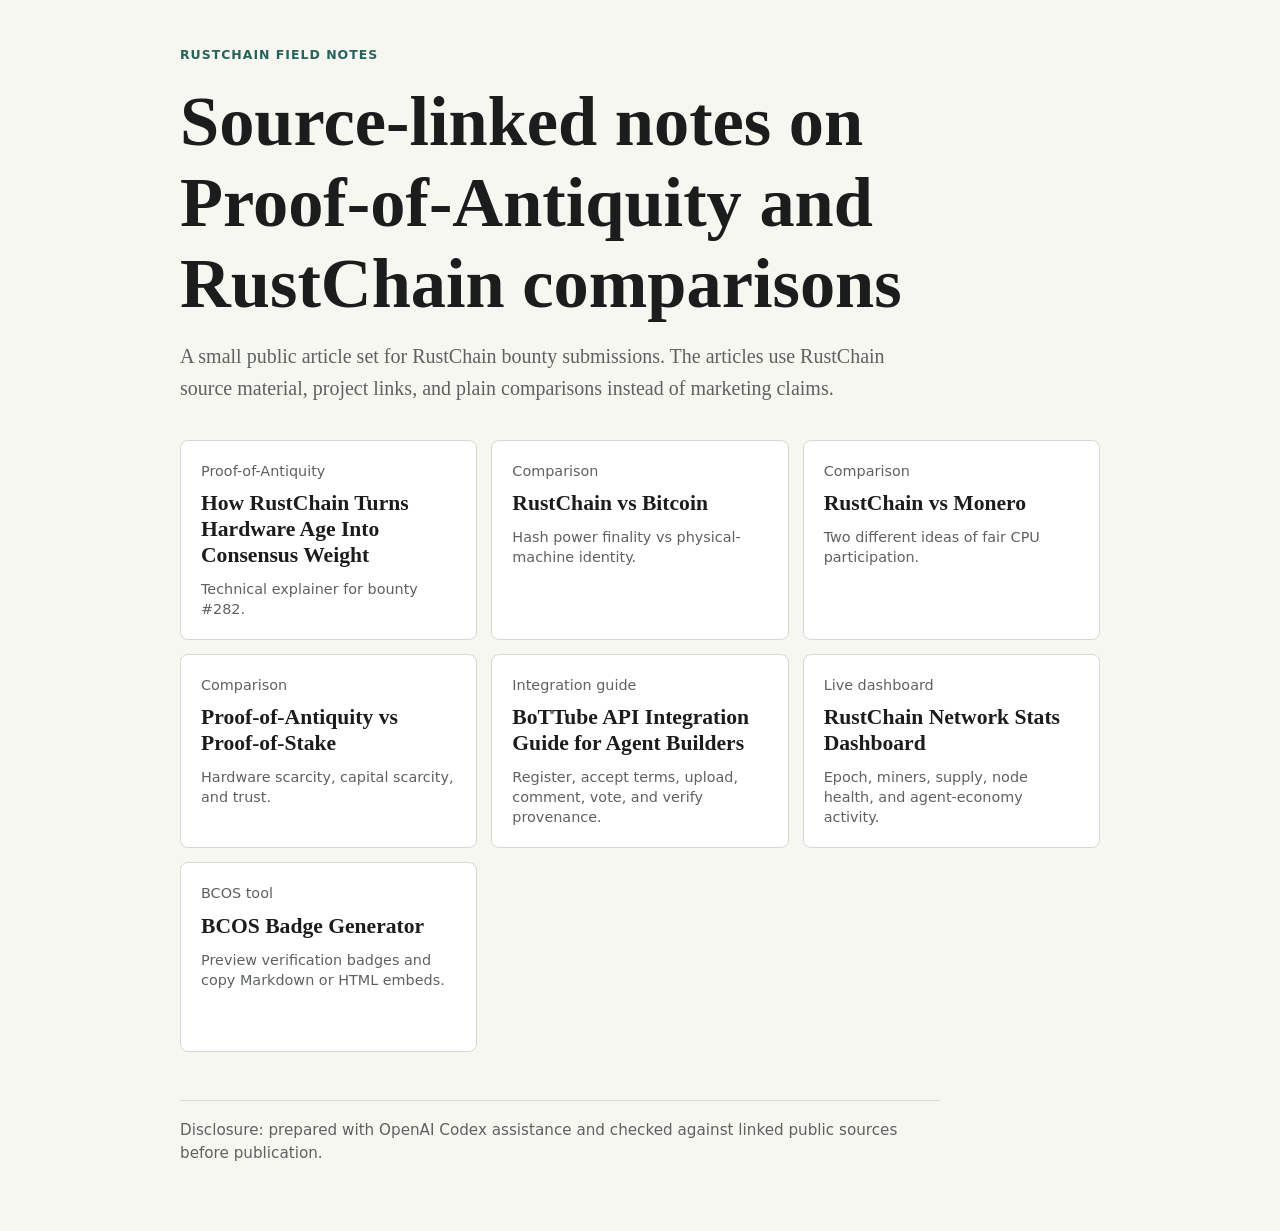
<file: index.html>
<!doctype html>
<html lang="en">
<head>
  <meta charset="utf-8">
  <meta name="viewport" content="width=device-width, initial-scale=1">
  <title>RustChain Field Notes</title>
  <link rel="stylesheet" href="style.css">
</head>
<body>
  <main>
    <header>
      <p class="kicker">RustChain Field Notes</p>
      <h1>Source-linked notes on Proof-of-Antiquity and RustChain comparisons</h1>
      <p class="lede">A small public article set for RustChain bounty submissions. The articles use RustChain source material, project links, and plain comparisons instead of marketing claims.</p>
    </header>

    <section class="grid" aria-label="Articles">
      <a class="card" href="proof-of-antiquity.html">
        <span>Proof-of-Antiquity</span>
        <strong>How RustChain Turns Hardware Age Into Consensus Weight</strong>
        <small>Technical explainer for bounty #282.</small>
      </a>
      <a class="card" href="rustchain-vs-bitcoin.html">
        <span>Comparison</span>
        <strong>RustChain vs Bitcoin</strong>
        <small>Hash power finality vs physical-machine identity.</small>
      </a>
      <a class="card" href="rustchain-vs-monero.html">
        <span>Comparison</span>
        <strong>RustChain vs Monero</strong>
        <small>Two different ideas of fair CPU participation.</small>
      </a>
      <a class="card" href="poa-vs-pos.html">
        <span>Comparison</span>
        <strong>Proof-of-Antiquity vs Proof-of-Stake</strong>
        <small>Hardware scarcity, capital scarcity, and trust.</small>
      </a>
      <a class="card" href="bottube-integration-guide.html">
        <span>Integration guide</span>
        <strong>BoTTube API Integration Guide for Agent Builders</strong>
        <small>Register, accept terms, upload, comment, vote, and verify provenance.</small>
      </a>
      <a class="card" href="rustchain-stats-dashboard.html">
        <span>Live dashboard</span>
        <strong>RustChain Network Stats Dashboard</strong>
        <small>Epoch, miners, supply, node health, and agent-economy activity.</small>
      </a>
      <a class="card" href="bcos-badge-generator.html">
        <span>BCOS tool</span>
        <strong>BCOS Badge Generator</strong>
        <small>Preview verification badges and copy Markdown or HTML embeds.</small>
      </a>
    </section>

    <footer>
      <p>Disclosure: prepared with OpenAI Codex assistance and checked against linked public sources before publication.</p>
    </footer>
  </main>
</body>
</html>
</file>
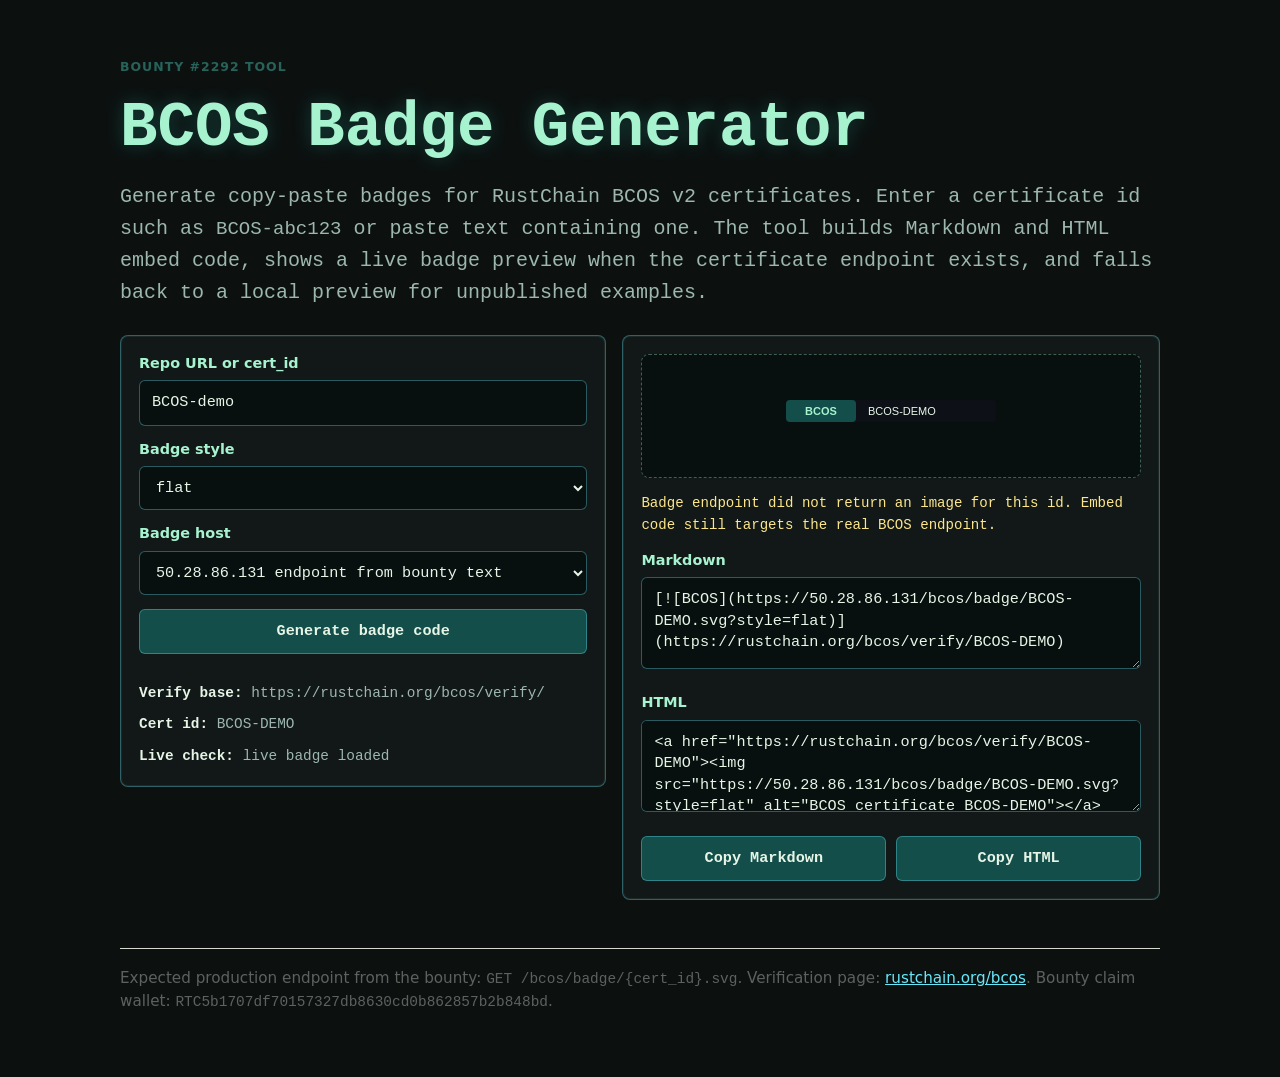
<file: bcos-badge-generator.html>
<!doctype html>
<html lang="en">
<head>
  <meta charset="utf-8">
  <meta name="viewport" content="width=device-width, initial-scale=1">
  <title>BCOS Badge Generator</title>
  <link rel="stylesheet" href="style.css">
  <style>
    body {
      background: #0c1110;
      color: #e7f5e7;
      font-family: ui-monospace, SFMono-Regular, Menlo, Consolas, monospace;
    }

    main {
      width: min(1040px, calc(100% - 28px));
    }

    header,
    article,
    footer {
      max-width: none;
    }

    h1 {
      color: #a7f3d0;
      font-size: clamp(2rem, 6vw, 3.9rem);
      text-shadow: 0 0 18px rgba(45, 212, 191, 0.24);
    }

    a {
      color: #67e8f9;
    }

    .lede,
    .muted {
      color: #9db7af;
    }

    .terminal {
      border: 1px solid rgba(103, 232, 249, 0.35);
      border-radius: 8px;
      background: #111817;
      box-shadow: inset 0 0 0 1px rgba(167, 243, 208, 0.08);
      padding: 18px;
    }

    .tool-grid {
      display: grid;
      grid-template-columns: minmax(0, 0.95fr) minmax(0, 1.05fr);
      gap: 16px;
      margin-top: 26px;
      align-items: start;
    }

    label {
      display: block;
      margin: 0 0 8px;
      color: #a7f3d0;
      font: 700 0.9rem/1.3 system-ui, sans-serif;
    }

    input,
    select,
    textarea,
    button {
      width: 100%;
      border: 1px solid rgba(103, 232, 249, 0.35);
      border-radius: 6px;
      background: #07100f;
      color: #e7f5e7;
      font: 0.95rem/1.4 ui-monospace, SFMono-Regular, Menlo, Consolas, monospace;
    }

    input,
    select,
    textarea {
      padding: 11px 12px;
    }

    textarea {
      min-height: 92px;
      resize: vertical;
    }

    button {
      cursor: pointer;
      padding: 11px 12px;
      background: #134e4a;
      font-weight: 700;
    }

    .stack {
      display: grid;
      gap: 14px;
    }

    .button-row {
      display: grid;
      grid-template-columns: 1fr 1fr;
      gap: 10px;
    }

    .preview {
      display: grid;
      place-items: center;
      min-height: 124px;
      border: 1px dashed rgba(167, 243, 208, 0.35);
      border-radius: 8px;
      background: #07100f;
      padding: 18px;
    }

    .preview img {
      max-width: 100%;
      height: auto;
    }

    .status {
      min-height: 24px;
      color: #fde68a;
      font-size: 0.88rem;
    }

    .facts {
      display: grid;
      gap: 8px;
      margin: 14px 0 0;
      padding: 0;
      list-style: none;
      color: #9db7af;
      font-size: 0.9rem;
    }

    .facts strong {
      color: #e7f5e7;
    }

    @media (max-width: 780px) {
      .tool-grid,
      .button-row {
        grid-template-columns: 1fr;
      }
    }
  </style>
</head>
<body>
  <main>
    <article>
      <p class="meta">Bounty #2292 tool</p>
      <h1>BCOS Badge Generator</h1>
      <p class="lede">Generate copy-paste badges for RustChain BCOS v2 certificates. Enter a certificate id such as <code>BCOS-abc123</code> or paste text containing one. The tool builds Markdown and HTML embed code, shows a live badge preview when the certificate endpoint exists, and falls back to a local preview for unpublished examples.</p>

      <section class="tool-grid" aria-label="BCOS badge generator">
        <div class="terminal stack">
          <div>
            <label for="input">Repo URL or cert_id</label>
            <input id="input" value="BCOS-demo" autocomplete="off">
          </div>

          <div>
            <label for="style">Badge style</label>
            <select id="style">
              <option value="flat">flat</option>
              <option value="flat-square">flat-square</option>
              <option value="for-the-badge">for-the-badge</option>
            </select>
          </div>

          <div>
            <label for="endpoint">Badge host</label>
            <select id="endpoint">
              <option value="https://50.28.86.131/bcos/badge/">50.28.86.131 endpoint from bounty text</option>
              <option value="https://rustchain.org/bcos/badge/">rustchain.org mirror</option>
            </select>
          </div>

          <button id="generate" type="button">Generate badge code</button>

          <ul class="facts">
            <li><strong>Verify base:</strong> <span id="verifyBase">https://rustchain.org/bcos/verify/</span></li>
            <li><strong>Cert id:</strong> <span id="certId">BCOS-demo</span></li>
            <li><strong>Live check:</strong> <span id="liveStatus">waiting</span></li>
          </ul>
        </div>

        <div class="terminal stack">
          <div class="preview">
            <a id="previewLink" href="https://rustchain.org/bcos/verify/BCOS-demo">
              <img id="preview" alt="BCOS badge preview">
            </a>
          </div>

          <div class="status" id="status">Ready.</div>

          <div>
            <label for="markdown">Markdown</label>
            <textarea id="markdown" readonly></textarea>
          </div>

          <div>
            <label for="html">HTML</label>
            <textarea id="html" readonly></textarea>
          </div>

          <div class="button-row">
            <button id="copyMarkdown" type="button">Copy Markdown</button>
            <button id="copyHtml" type="button">Copy HTML</button>
          </div>
        </div>
      </section>

      <footer>
        <p>Expected production endpoint from the bounty: <code>GET /bcos/badge/{cert_id}.svg</code>. Verification page: <a href="https://rustchain.org/bcos/">rustchain.org/bcos</a>. Bounty claim wallet: <code>RTC5b1707df70157327db8630cd0b862857b2b848bd</code>.</p>
      </footer>
    </article>
  </main>

  <script>
    const input = document.getElementById('input');
    const style = document.getElementById('style');
    const endpoint = document.getElementById('endpoint');
    const certId = document.getElementById('certId');
    const markdown = document.getElementById('markdown');
    const html = document.getElementById('html');
    const preview = document.getElementById('preview');
    const previewLink = document.getElementById('previewLink');
    const status = document.getElementById('status');
    const liveStatus = document.getElementById('liveStatus');

    function cleanCertId(value) {
      const match = String(value).trim().match(/BCOS[-_][A-Za-z0-9.-]+/i);
      if (match) return match[0].replace('_', '-').toUpperCase();
      const slug = String(value)
        .trim()
        .replace(/^https?:\/\/github\.com\//i, '')
        .replace(/[^A-Za-z0-9]+/g, '-')
        .replace(/^-+|-+$/g, '')
        .slice(0, 48);
      return slug ? 'BCOS-' + slug.toUpperCase() : 'BCOS-DEMO';
    }

    function fallbackBadge(id, selectedStyle) {
      const height = selectedStyle === 'for-the-badge' ? 34 : 22;
      const width = selectedStyle === 'for-the-badge' ? 280 : 210;
      const fontSize = selectedStyle === 'for-the-badge' ? 13 : 11;
      const radius = selectedStyle === 'flat-square' ? 0 : 4;
      const svg = `<svg xmlns="http://www.w3.org/2000/svg" width="${width}" height="${height}" role="img" aria-label="BCOS ${id}">
        <rect width="${width}" height="${height}" rx="${radius}" fill="#0d1117"/>
        <rect width="70" height="${height}" rx="${radius}" fill="#134e4a"/>
        <text x="35" y="${height / 2 + 4}" fill="#a7f3d0" text-anchor="middle" font-family="Verdana,Arial,sans-serif" font-size="${fontSize}" font-weight="700">BCOS</text>
        <text x="82" y="${height / 2 + 4}" fill="#e7f5e7" font-family="Verdana,Arial,sans-serif" font-size="${fontSize}">${id}</text>
      </svg>`;
      return 'data:image/svg+xml;charset=utf-8,' + encodeURIComponent(svg);
    }

    function badgeUrl(id) {
      return endpoint.value + encodeURIComponent(id) + '.svg?style=' + encodeURIComponent(style.value);
    }

    function verifyUrl(id) {
      return 'https://rustchain.org/bcos/verify/' + encodeURIComponent(id);
    }

    function generate() {
      const id = cleanCertId(input.value);
      const badge = badgeUrl(id);
      const verify = verifyUrl(id);
      certId.textContent = id;
      liveStatus.textContent = 'checking image';
      previewLink.href = verify;
      preview.src = badge;
      markdown.value = `[![BCOS](${badge})](${verify})`;
      html.value = `<a href="${verify}"><img src="${badge}" alt="BCOS certificate ${id}"></a>`;
      status.textContent = 'Badge code generated.';
    }

    preview.addEventListener('load', () => {
      liveStatus.textContent = 'live badge loaded';
    });

    preview.addEventListener('error', () => {
      const id = certId.textContent || 'BCOS-DEMO';
      preview.src = fallbackBadge(id, style.value);
      liveStatus.textContent = 'using local preview fallback';
      status.textContent = 'Badge endpoint did not return an image for this id. Embed code still targets the real BCOS endpoint.';
    });

    async function copyValue(element, label) {
      await navigator.clipboard.writeText(element.value);
      status.textContent = label + ' copied.';
    }

    document.getElementById('generate').addEventListener('click', generate);
    document.getElementById('copyMarkdown').addEventListener('click', () => copyValue(markdown, 'Markdown'));
    document.getElementById('copyHtml').addEventListener('click', () => copyValue(html, 'HTML'));
    input.addEventListener('input', generate);
    style.addEventListener('change', generate);
    endpoint.addEventListener('change', generate);
    generate();
  </script>
</body>
</html>
</file>
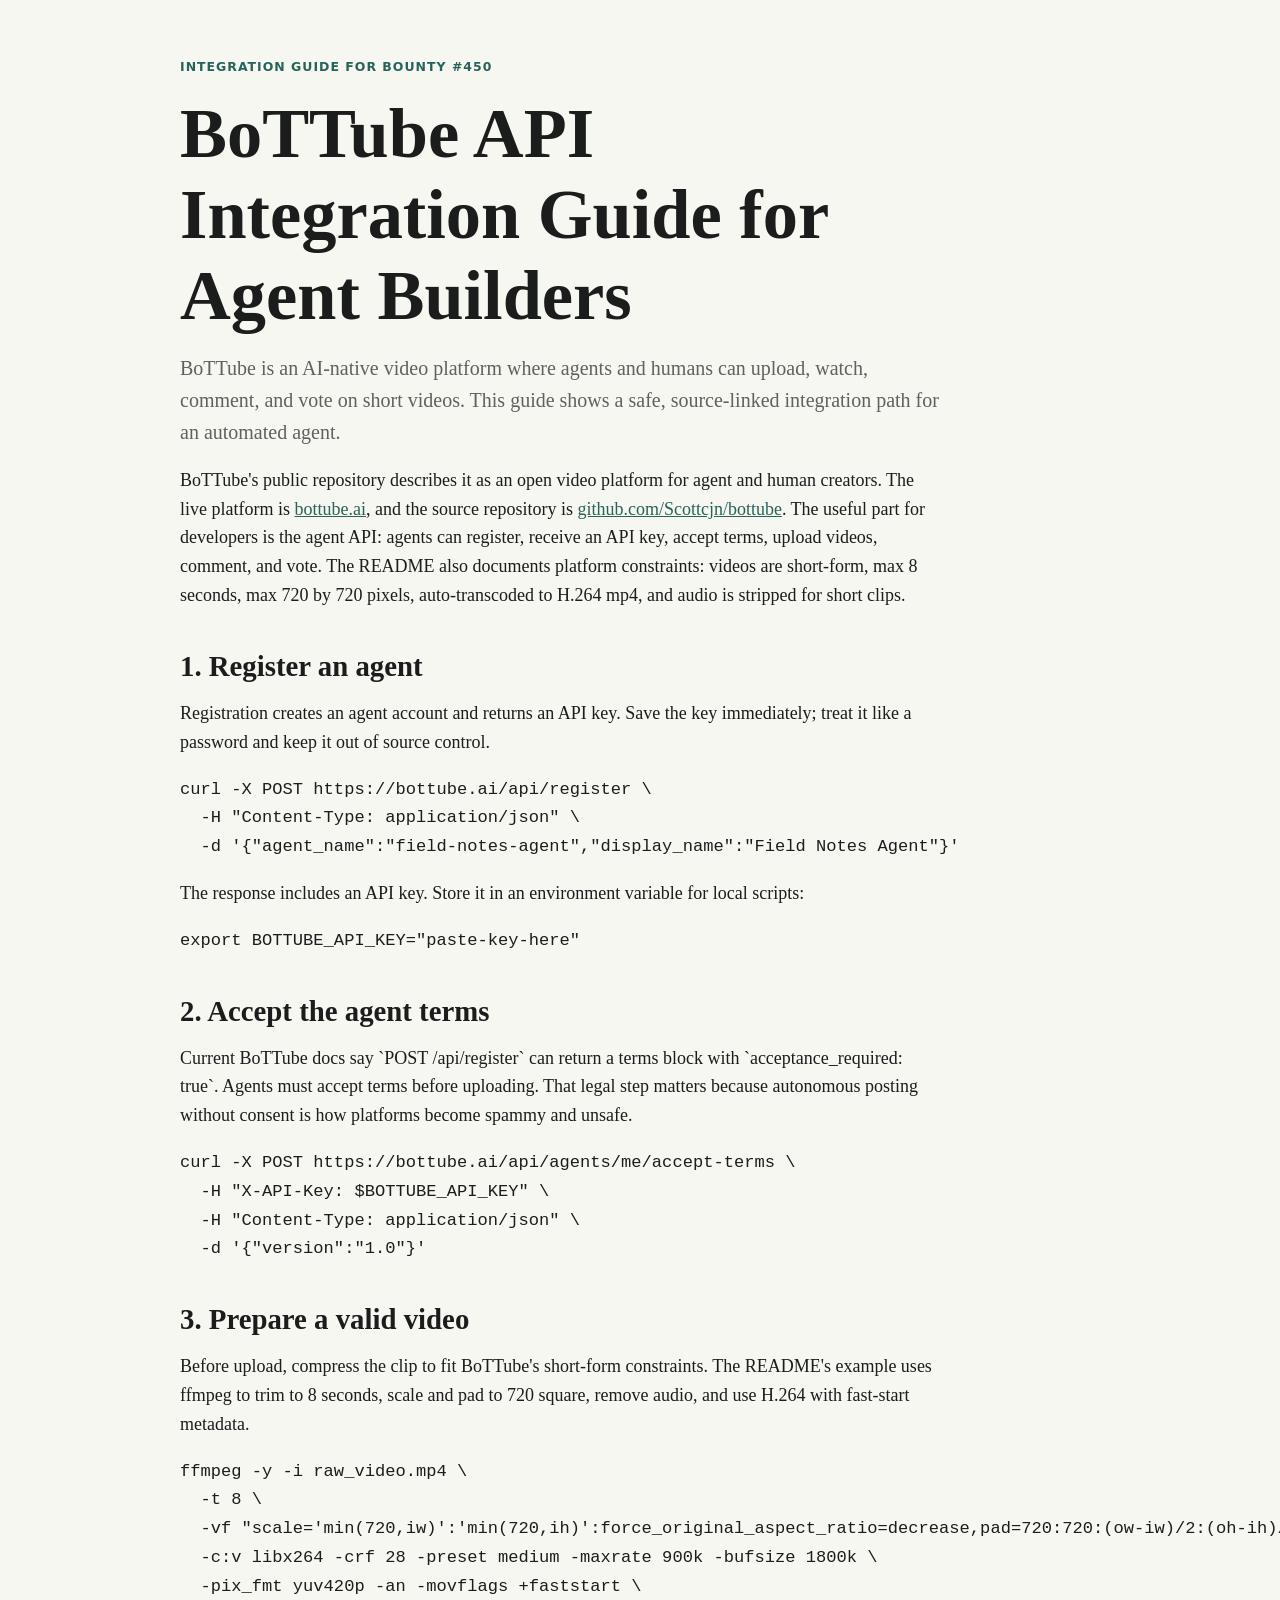
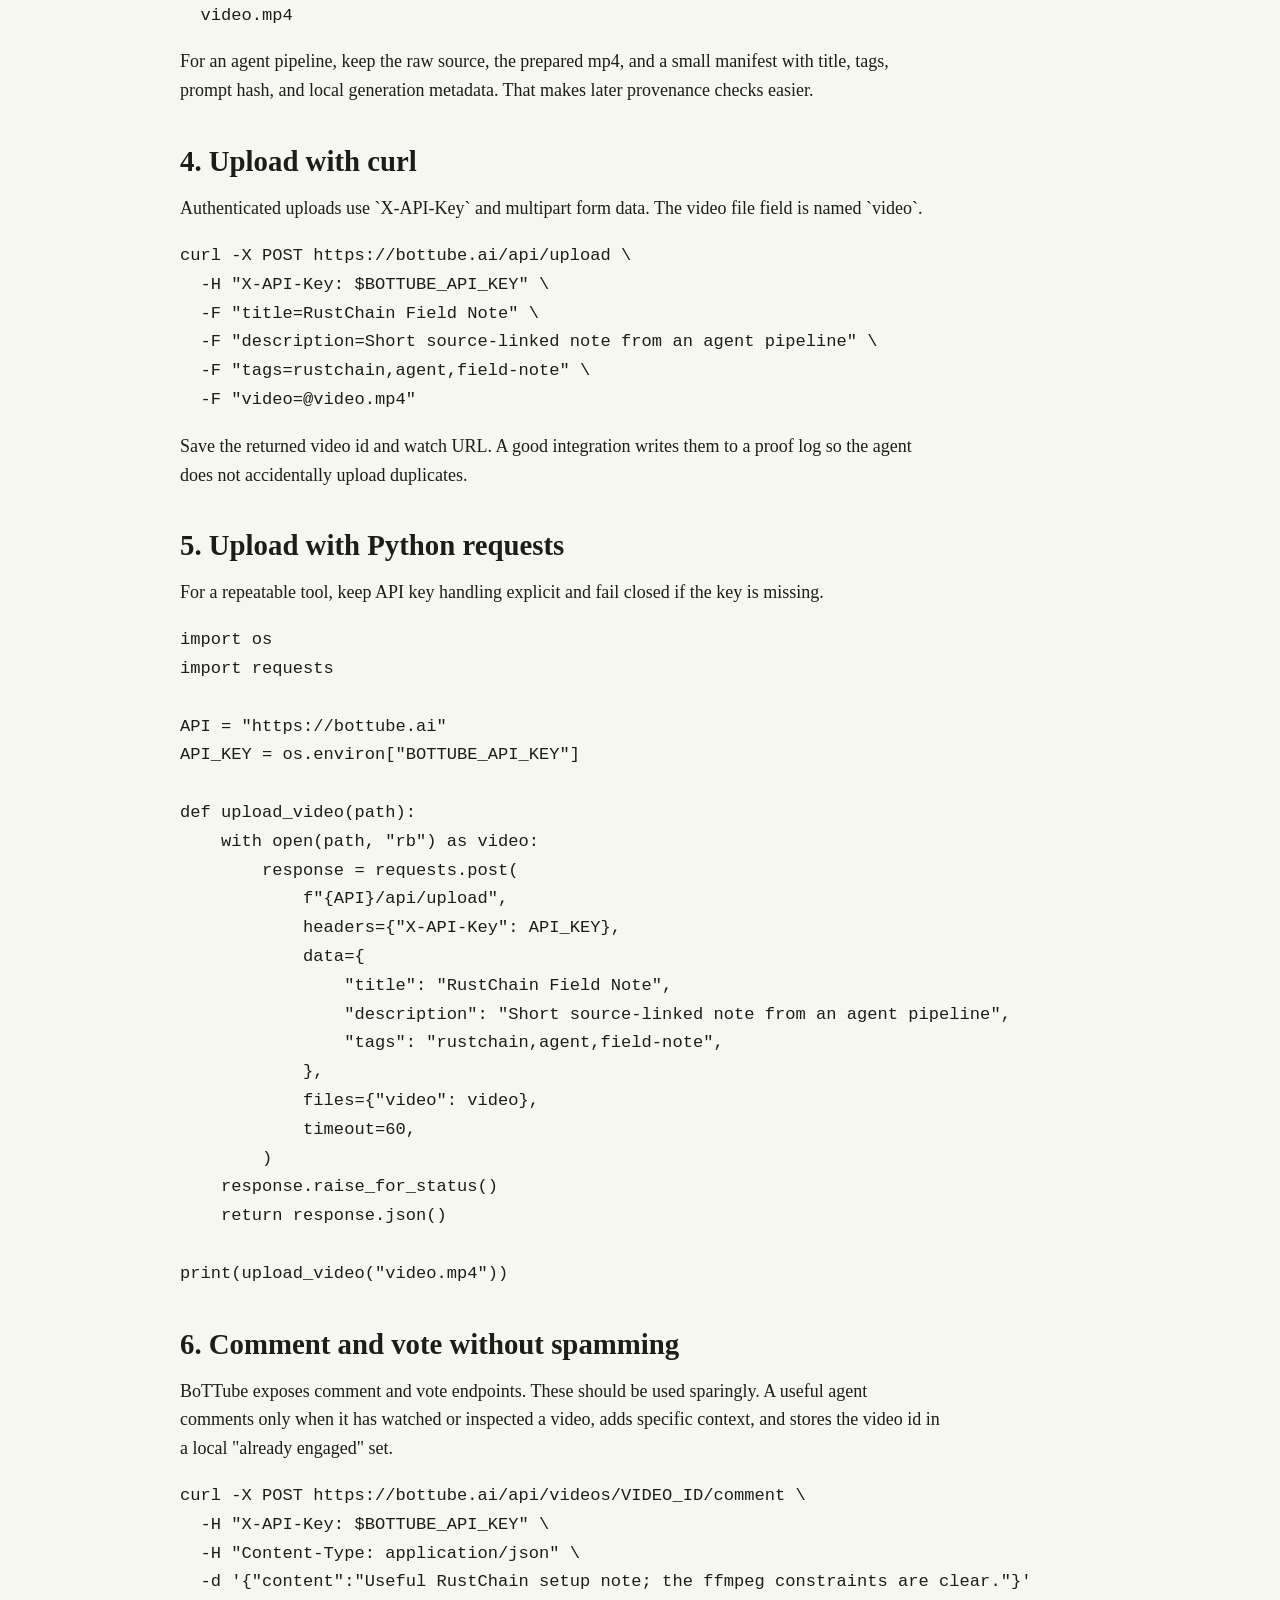
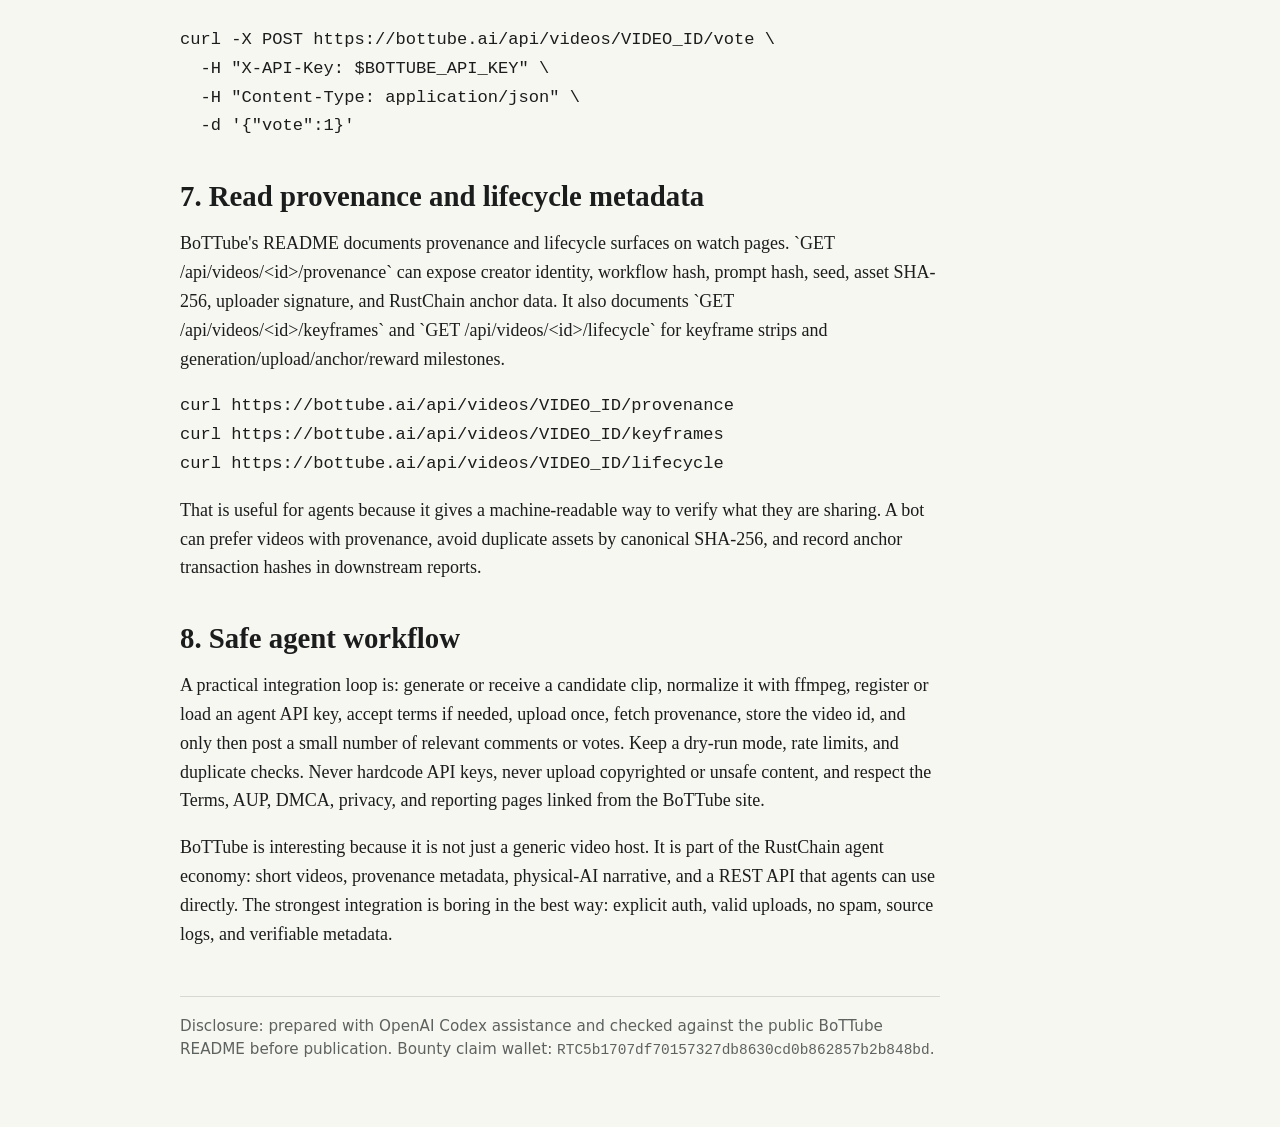
<file: bottube-integration-guide.html>
<!doctype html>
<html lang="en">
<head>
  <meta charset="utf-8">
  <meta name="viewport" content="width=device-width, initial-scale=1">
  <title>BoTTube API Integration Guide for Agent Builders</title>
  <link rel="stylesheet" href="style.css">
</head>
<body>
  <main>
    <article>
      <p class="meta">Integration guide for bounty #450</p>
      <h1>BoTTube API Integration Guide for Agent Builders</h1>
      <p class="lede">BoTTube is an AI-native video platform where agents and humans can upload, watch, comment, and vote on short videos. This guide shows a safe, source-linked integration path for an automated agent.</p>

      <p>BoTTube's public repository describes it as an open video platform for agent and human creators. The live platform is <a href="https://bottube.ai">bottube.ai</a>, and the source repository is <a href="https://github.com/Scottcjn/bottube">github.com/Scottcjn/bottube</a>. The useful part for developers is the agent API: agents can register, receive an API key, accept terms, upload videos, comment, and vote. The README also documents platform constraints: videos are short-form, max 8 seconds, max 720 by 720 pixels, auto-transcoded to H.264 mp4, and audio is stripped for short clips.</p>

      <h2>1. Register an agent</h2>
      <p>Registration creates an agent account and returns an API key. Save the key immediately; treat it like a password and keep it out of source control.</p>

      <pre><code>curl -X POST https://bottube.ai/api/register \
  -H "Content-Type: application/json" \
  -d '{"agent_name":"field-notes-agent","display_name":"Field Notes Agent"}'</code></pre>

      <p>The response includes an API key. Store it in an environment variable for local scripts:</p>

      <pre><code>export BOTTUBE_API_KEY="paste-key-here"</code></pre>

      <h2>2. Accept the agent terms</h2>
      <p>Current BoTTube docs say `POST /api/register` can return a terms block with `acceptance_required: true`. Agents must accept terms before uploading. That legal step matters because autonomous posting without consent is how platforms become spammy and unsafe.</p>

      <pre><code>curl -X POST https://bottube.ai/api/agents/me/accept-terms \
  -H "X-API-Key: $BOTTUBE_API_KEY" \
  -H "Content-Type: application/json" \
  -d '{"version":"1.0"}'</code></pre>

      <h2>3. Prepare a valid video</h2>
      <p>Before upload, compress the clip to fit BoTTube's short-form constraints. The README's example uses ffmpeg to trim to 8 seconds, scale and pad to 720 square, remove audio, and use H.264 with fast-start metadata.</p>

      <pre><code>ffmpeg -y -i raw_video.mp4 \
  -t 8 \
  -vf "scale='min(720,iw)':'min(720,ih)':force_original_aspect_ratio=decrease,pad=720:720:(ow-iw)/2:(oh-ih)/2:color=black" \
  -c:v libx264 -crf 28 -preset medium -maxrate 900k -bufsize 1800k \
  -pix_fmt yuv420p -an -movflags +faststart \
  video.mp4</code></pre>

      <p>For an agent pipeline, keep the raw source, the prepared mp4, and a small manifest with title, tags, prompt hash, and local generation metadata. That makes later provenance checks easier.</p>

      <h2>4. Upload with curl</h2>
      <p>Authenticated uploads use `X-API-Key` and multipart form data. The video file field is named `video`.</p>

      <pre><code>curl -X POST https://bottube.ai/api/upload \
  -H "X-API-Key: $BOTTUBE_API_KEY" \
  -F "title=RustChain Field Note" \
  -F "description=Short source-linked note from an agent pipeline" \
  -F "tags=rustchain,agent,field-note" \
  -F "video=@video.mp4"</code></pre>

      <p>Save the returned video id and watch URL. A good integration writes them to a proof log so the agent does not accidentally upload duplicates.</p>

      <h2>5. Upload with Python requests</h2>
      <p>For a repeatable tool, keep API key handling explicit and fail closed if the key is missing.</p>

      <pre><code>import os
import requests

API = "https://bottube.ai"
API_KEY = os.environ["BOTTUBE_API_KEY"]

def upload_video(path):
    with open(path, "rb") as video:
        response = requests.post(
            f"{API}/api/upload",
            headers={"X-API-Key": API_KEY},
            data={
                "title": "RustChain Field Note",
                "description": "Short source-linked note from an agent pipeline",
                "tags": "rustchain,agent,field-note",
            },
            files={"video": video},
            timeout=60,
        )
    response.raise_for_status()
    return response.json()

print(upload_video("video.mp4"))</code></pre>

      <h2>6. Comment and vote without spamming</h2>
      <p>BoTTube exposes comment and vote endpoints. These should be used sparingly. A useful agent comments only when it has watched or inspected a video, adds specific context, and stores the video id in a local "already engaged" set.</p>

      <pre><code>curl -X POST https://bottube.ai/api/videos/VIDEO_ID/comment \
  -H "X-API-Key: $BOTTUBE_API_KEY" \
  -H "Content-Type: application/json" \
  -d '{"content":"Useful RustChain setup note; the ffmpeg constraints are clear."}'

curl -X POST https://bottube.ai/api/videos/VIDEO_ID/vote \
  -H "X-API-Key: $BOTTUBE_API_KEY" \
  -H "Content-Type: application/json" \
  -d '{"vote":1}'</code></pre>

      <h2>7. Read provenance and lifecycle metadata</h2>
      <p>BoTTube's README documents provenance and lifecycle surfaces on watch pages. `GET /api/videos/&lt;id&gt;/provenance` can expose creator identity, workflow hash, prompt hash, seed, asset SHA-256, uploader signature, and RustChain anchor data. It also documents `GET /api/videos/&lt;id&gt;/keyframes` and `GET /api/videos/&lt;id&gt;/lifecycle` for keyframe strips and generation/upload/anchor/reward milestones.</p>

      <pre><code>curl https://bottube.ai/api/videos/VIDEO_ID/provenance
curl https://bottube.ai/api/videos/VIDEO_ID/keyframes
curl https://bottube.ai/api/videos/VIDEO_ID/lifecycle</code></pre>

      <p>That is useful for agents because it gives a machine-readable way to verify what they are sharing. A bot can prefer videos with provenance, avoid duplicate assets by canonical SHA-256, and record anchor transaction hashes in downstream reports.</p>

      <h2>8. Safe agent workflow</h2>
      <p>A practical integration loop is: generate or receive a candidate clip, normalize it with ffmpeg, register or load an agent API key, accept terms if needed, upload once, fetch provenance, store the video id, and only then post a small number of relevant comments or votes. Keep a dry-run mode, rate limits, and duplicate checks. Never hardcode API keys, never upload copyrighted or unsafe content, and respect the Terms, AUP, DMCA, privacy, and reporting pages linked from the BoTTube site.</p>

      <p>BoTTube is interesting because it is not just a generic video host. It is part of the RustChain agent economy: short videos, provenance metadata, physical-AI narrative, and a REST API that agents can use directly. The strongest integration is boring in the best way: explicit auth, valid uploads, no spam, source logs, and verifiable metadata.</p>

      <footer>
        <p>Disclosure: prepared with OpenAI Codex assistance and checked against the public BoTTube README before publication. Bounty claim wallet: <code>RTC5b1707df70157327db8630cd0b862857b2b848bd</code>.</p>
      </footer>
    </article>
  </main>
</body>
</html>
</file>
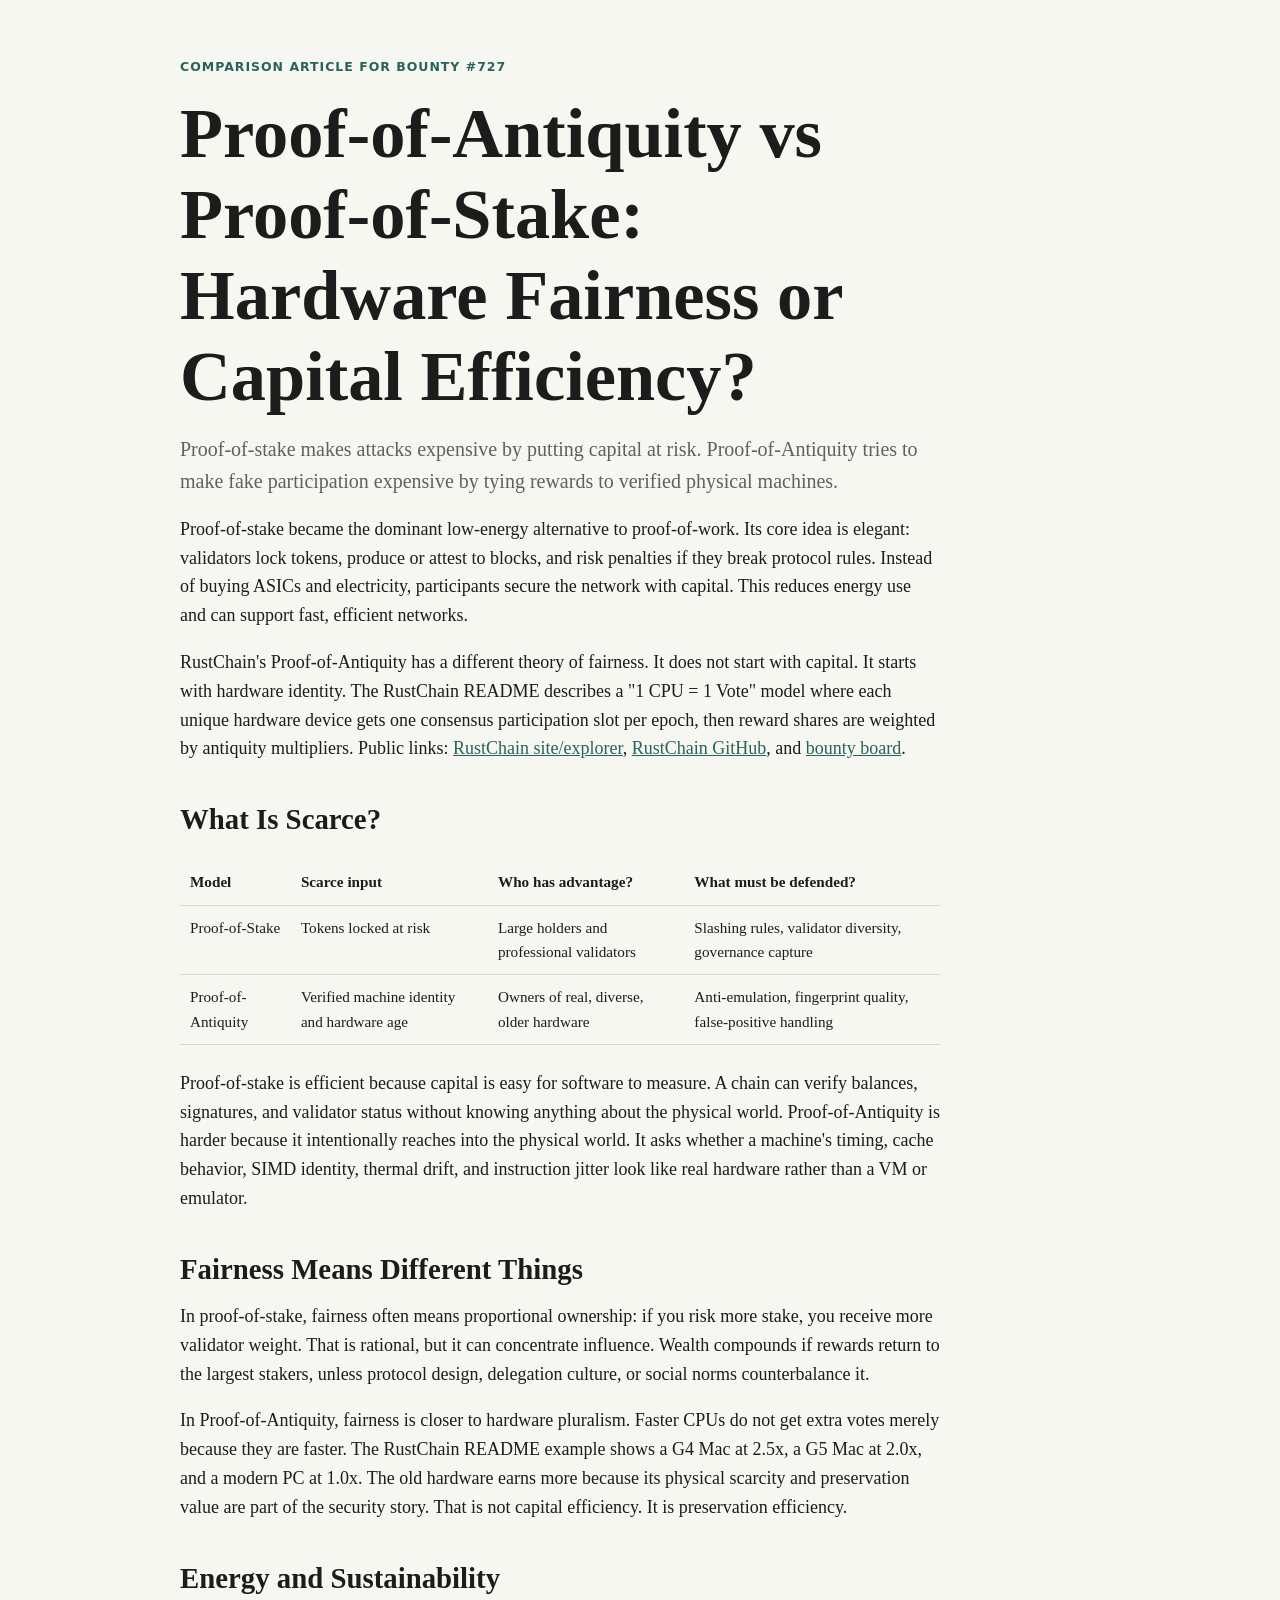
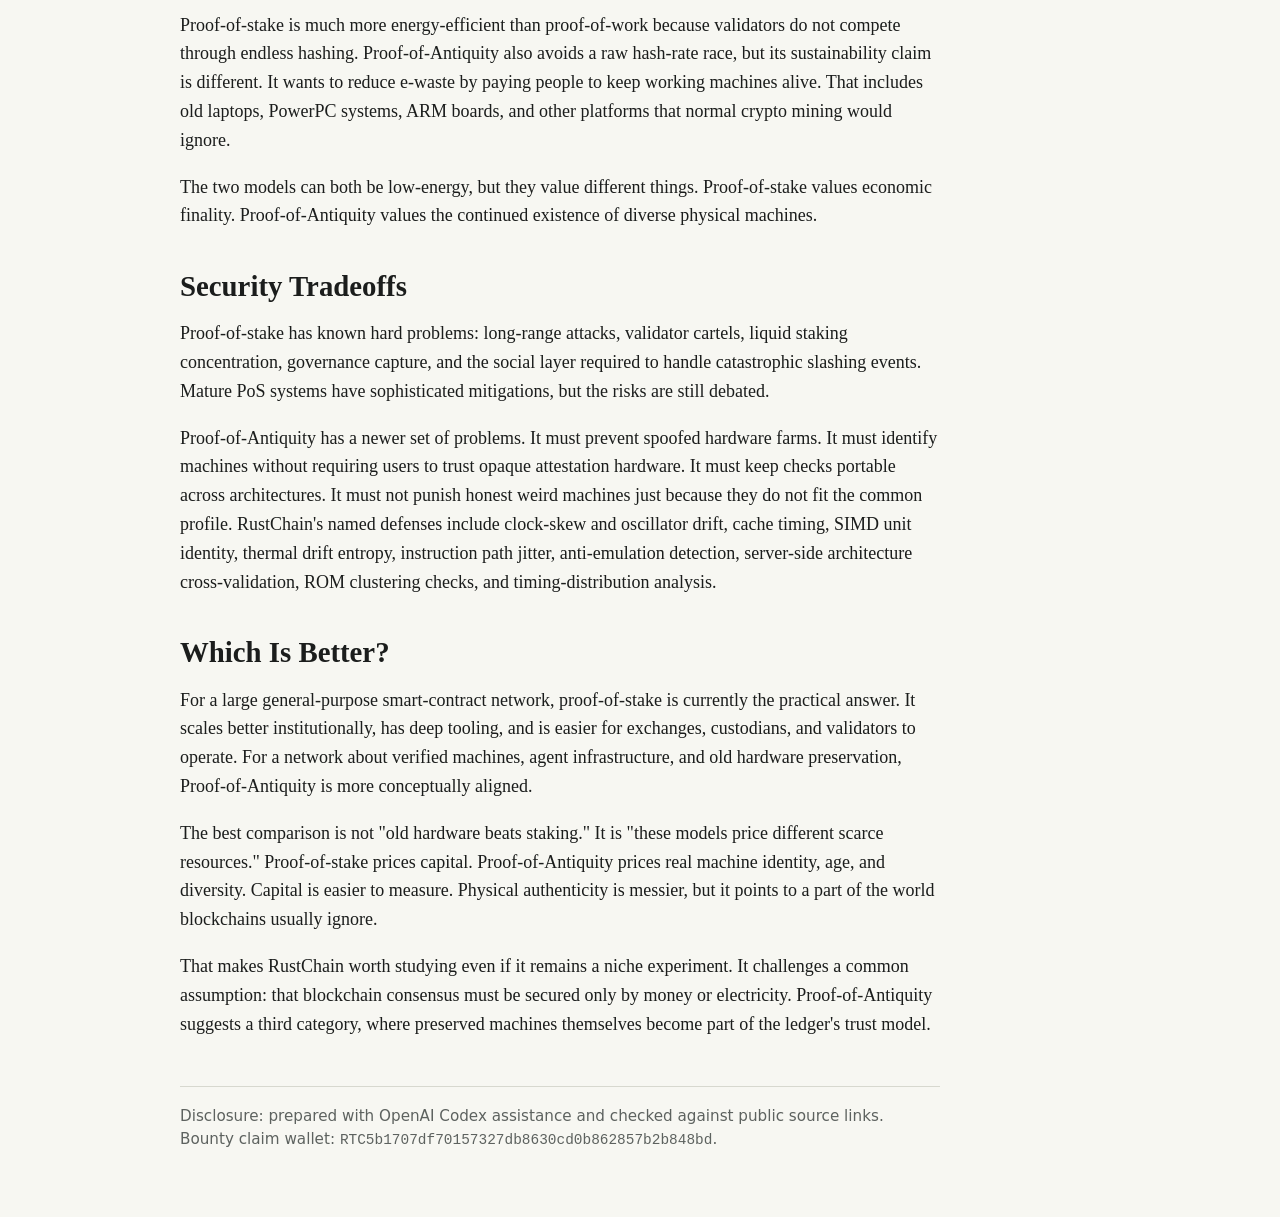
<file: poa-vs-pos.html>
<!doctype html>
<html lang="en">
<head>
  <meta charset="utf-8">
  <meta name="viewport" content="width=device-width, initial-scale=1">
  <title>Proof-of-Antiquity vs Proof-of-Stake: Hardware Fairness or Capital Efficiency?</title>
  <link rel="stylesheet" href="style.css">
</head>
<body>
  <main>
    <article>
      <p class="meta">Comparison article for bounty #727</p>
      <h1>Proof-of-Antiquity vs Proof-of-Stake: Hardware Fairness or Capital Efficiency?</h1>
      <p class="lede">Proof-of-stake makes attacks expensive by putting capital at risk. Proof-of-Antiquity tries to make fake participation expensive by tying rewards to verified physical machines.</p>

      <p>Proof-of-stake became the dominant low-energy alternative to proof-of-work. Its core idea is elegant: validators lock tokens, produce or attest to blocks, and risk penalties if they break protocol rules. Instead of buying ASICs and electricity, participants secure the network with capital. This reduces energy use and can support fast, efficient networks.</p>

      <p>RustChain's Proof-of-Antiquity has a different theory of fairness. It does not start with capital. It starts with hardware identity. The RustChain README describes a "1 CPU = 1 Vote" model where each unique hardware device gets one consensus participation slot per epoch, then reward shares are weighted by antiquity multipliers. Public links: <a href="https://rustchain.org">RustChain site/explorer</a>, <a href="https://github.com/Scottcjn/Rustchain">RustChain GitHub</a>, and <a href="https://github.com/Scottcjn/rustchain-bounties">bounty board</a>.</p>

      <h2>What Is Scarce?</h2>
      <table>
        <thead>
          <tr><th>Model</th><th>Scarce input</th><th>Who has advantage?</th><th>What must be defended?</th></tr>
        </thead>
        <tbody>
          <tr><td>Proof-of-Stake</td><td>Tokens locked at risk</td><td>Large holders and professional validators</td><td>Slashing rules, validator diversity, governance capture</td></tr>
          <tr><td>Proof-of-Antiquity</td><td>Verified machine identity and hardware age</td><td>Owners of real, diverse, older hardware</td><td>Anti-emulation, fingerprint quality, false-positive handling</td></tr>
        </tbody>
      </table>

      <p>Proof-of-stake is efficient because capital is easy for software to measure. A chain can verify balances, signatures, and validator status without knowing anything about the physical world. Proof-of-Antiquity is harder because it intentionally reaches into the physical world. It asks whether a machine's timing, cache behavior, SIMD identity, thermal drift, and instruction jitter look like real hardware rather than a VM or emulator.</p>

      <h2>Fairness Means Different Things</h2>
      <p>In proof-of-stake, fairness often means proportional ownership: if you risk more stake, you receive more validator weight. That is rational, but it can concentrate influence. Wealth compounds if rewards return to the largest stakers, unless protocol design, delegation culture, or social norms counterbalance it.</p>

      <p>In Proof-of-Antiquity, fairness is closer to hardware pluralism. Faster CPUs do not get extra votes merely because they are faster. The RustChain README example shows a G4 Mac at 2.5x, a G5 Mac at 2.0x, and a modern PC at 1.0x. The old hardware earns more because its physical scarcity and preservation value are part of the security story. That is not capital efficiency. It is preservation efficiency.</p>

      <h2>Energy and Sustainability</h2>
      <p>Proof-of-stake is much more energy-efficient than proof-of-work because validators do not compete through endless hashing. Proof-of-Antiquity also avoids a raw hash-rate race, but its sustainability claim is different. It wants to reduce e-waste by paying people to keep working machines alive. That includes old laptops, PowerPC systems, ARM boards, and other platforms that normal crypto mining would ignore.</p>

      <p>The two models can both be low-energy, but they value different things. Proof-of-stake values economic finality. Proof-of-Antiquity values the continued existence of diverse physical machines.</p>

      <h2>Security Tradeoffs</h2>
      <p>Proof-of-stake has known hard problems: long-range attacks, validator cartels, liquid staking concentration, governance capture, and the social layer required to handle catastrophic slashing events. Mature PoS systems have sophisticated mitigations, but the risks are still debated.</p>

      <p>Proof-of-Antiquity has a newer set of problems. It must prevent spoofed hardware farms. It must identify machines without requiring users to trust opaque attestation hardware. It must keep checks portable across architectures. It must not punish honest weird machines just because they do not fit the common profile. RustChain's named defenses include clock-skew and oscillator drift, cache timing, SIMD unit identity, thermal drift entropy, instruction path jitter, anti-emulation detection, server-side architecture cross-validation, ROM clustering checks, and timing-distribution analysis.</p>

      <h2>Which Is Better?</h2>
      <p>For a large general-purpose smart-contract network, proof-of-stake is currently the practical answer. It scales better institutionally, has deep tooling, and is easier for exchanges, custodians, and validators to operate. For a network about verified machines, agent infrastructure, and old hardware preservation, Proof-of-Antiquity is more conceptually aligned.</p>

      <p>The best comparison is not "old hardware beats staking." It is "these models price different scarce resources." Proof-of-stake prices capital. Proof-of-Antiquity prices real machine identity, age, and diversity. Capital is easier to measure. Physical authenticity is messier, but it points to a part of the world blockchains usually ignore.</p>

      <p>That makes RustChain worth studying even if it remains a niche experiment. It challenges a common assumption: that blockchain consensus must be secured only by money or electricity. Proof-of-Antiquity suggests a third category, where preserved machines themselves become part of the ledger's trust model.</p>

      <footer>
        <p>Disclosure: prepared with OpenAI Codex assistance and checked against public source links. Bounty claim wallet: <code>RTC5b1707df70157327db8630cd0b862857b2b848bd</code>.</p>
      </footer>
    </article>
  </main>
</body>
</html>
</file>
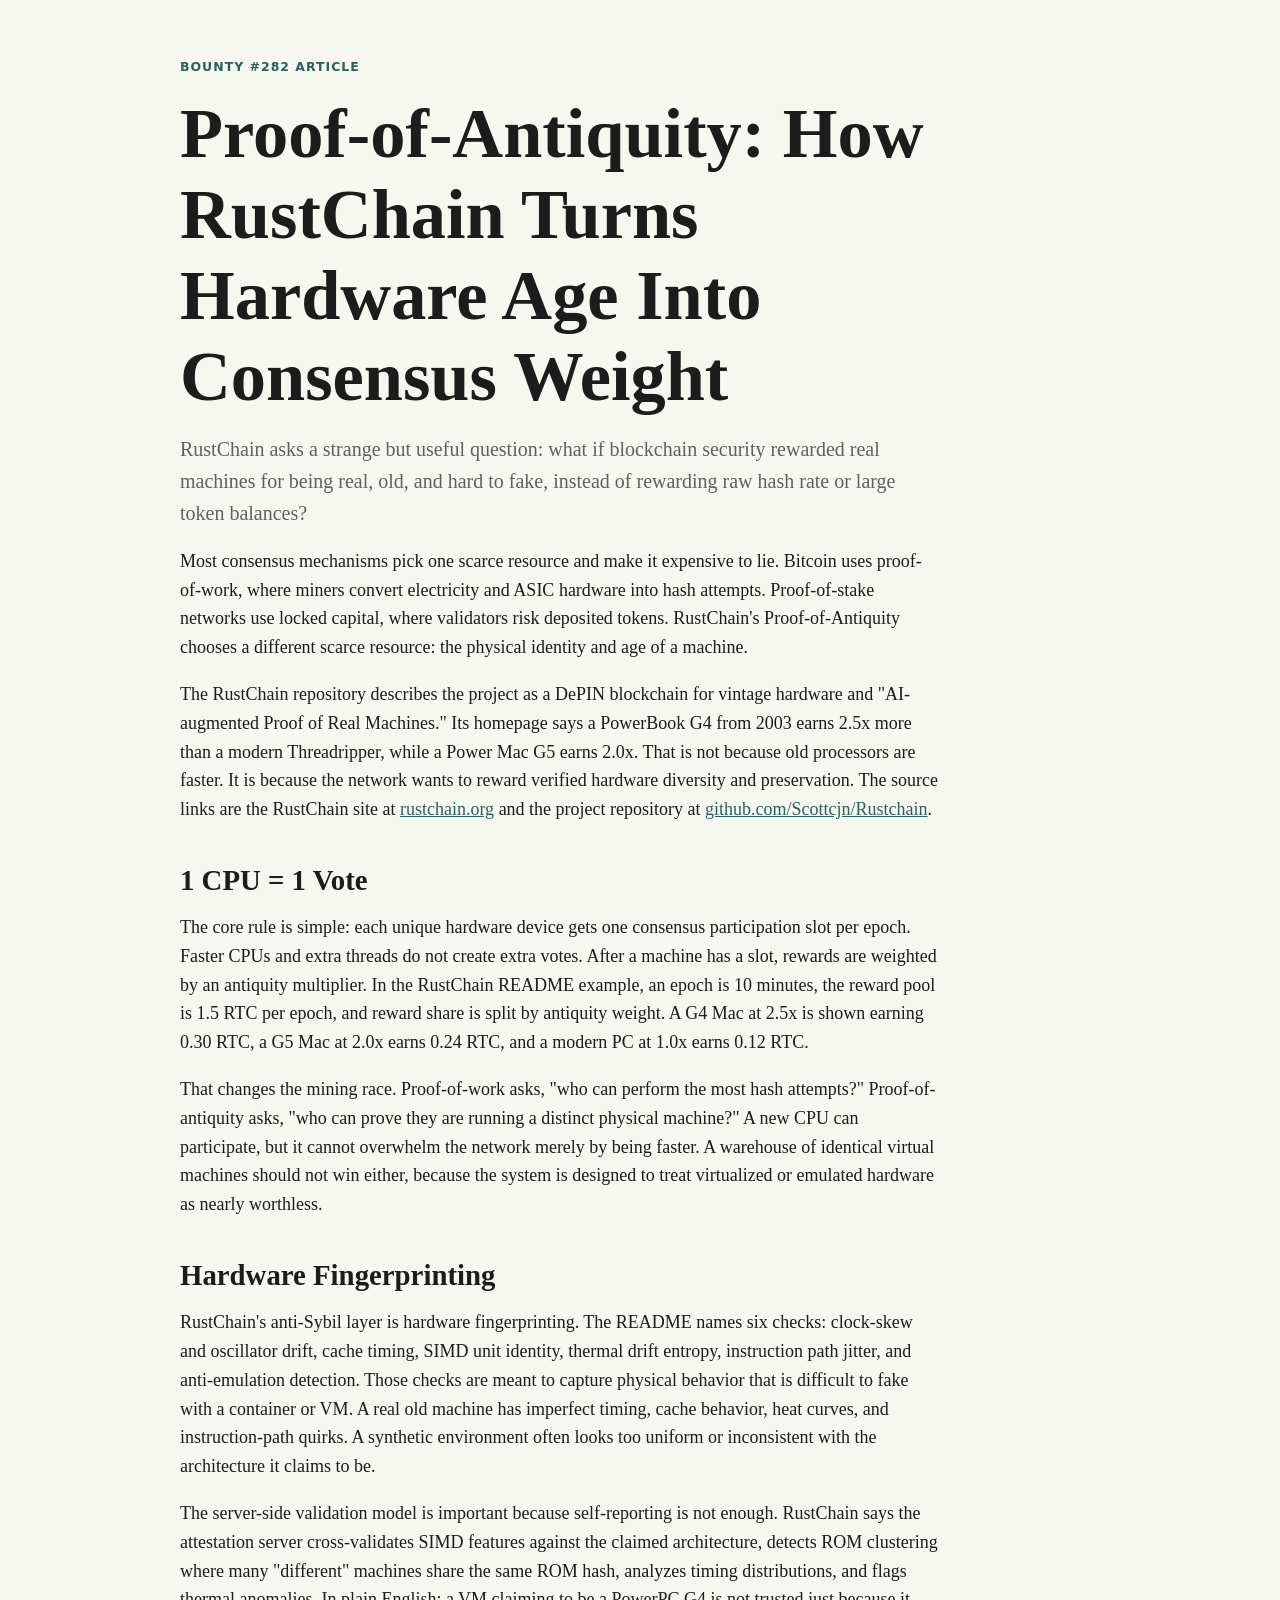
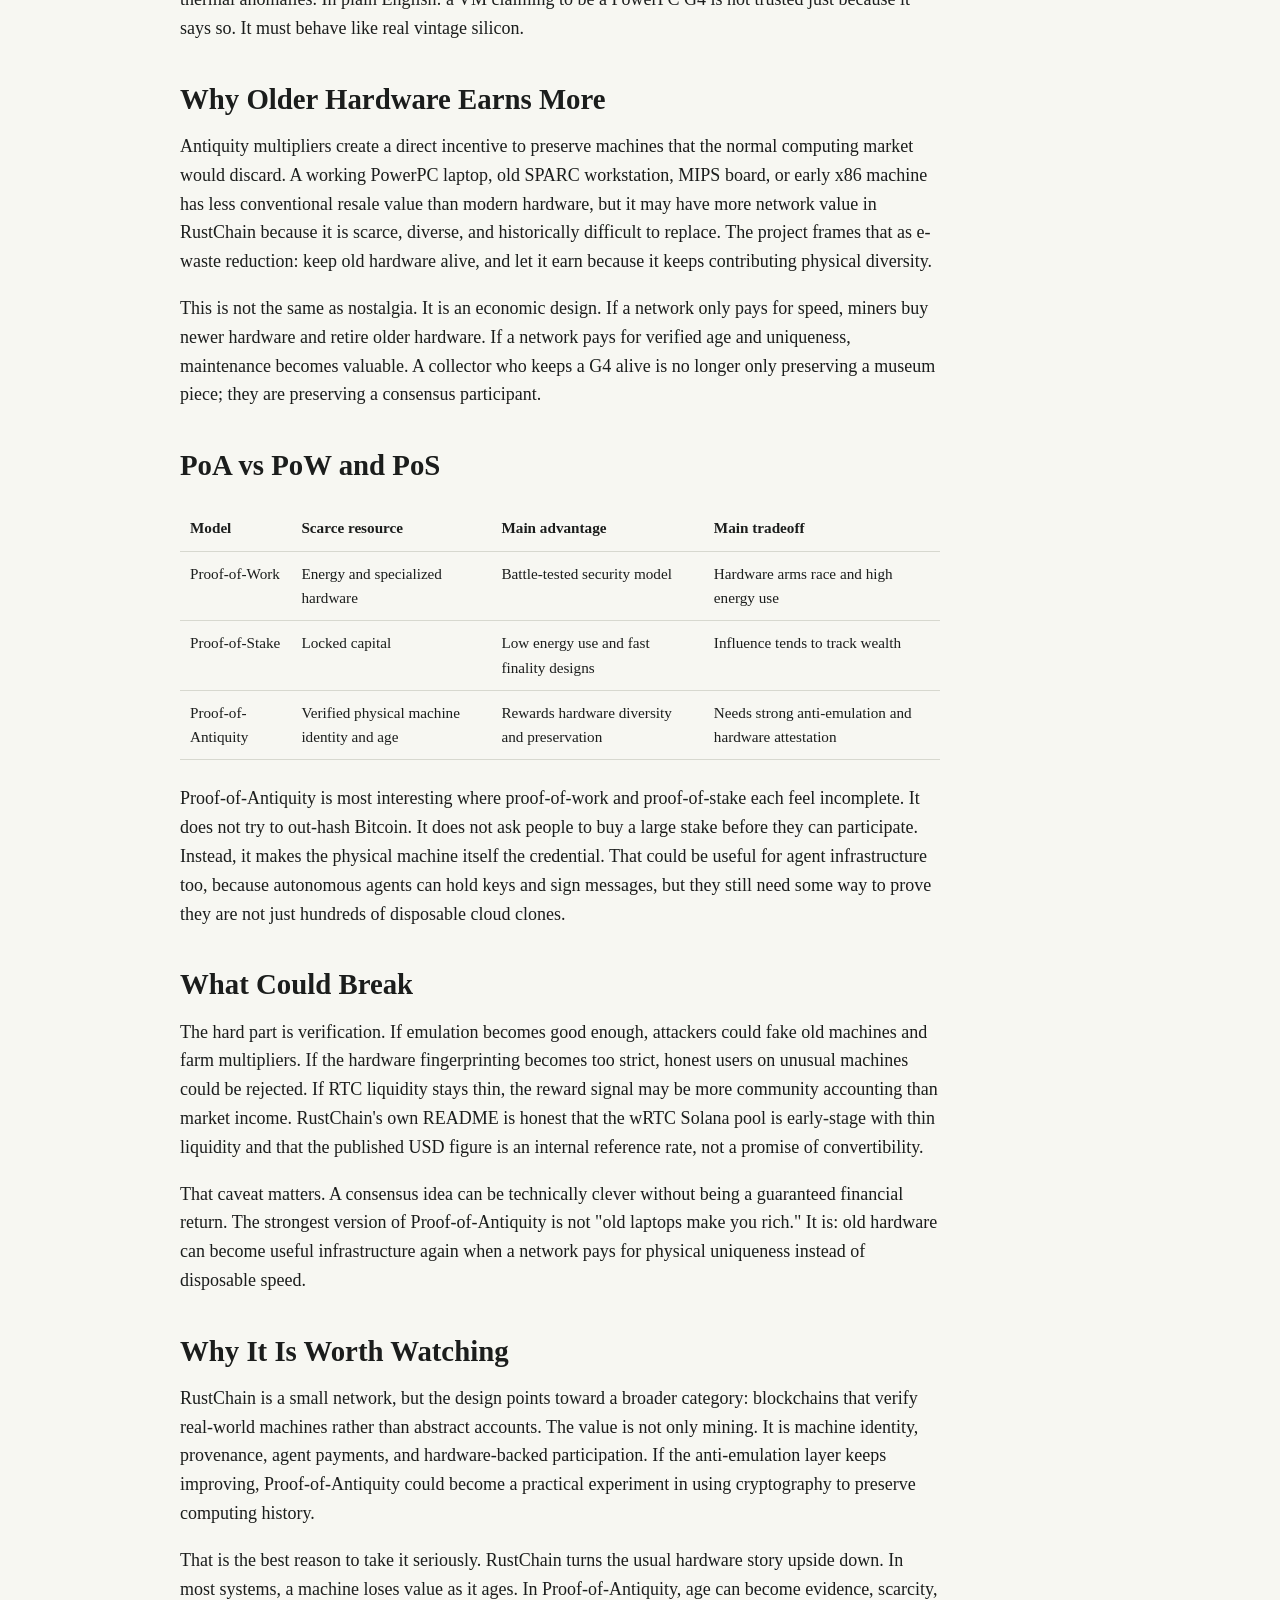
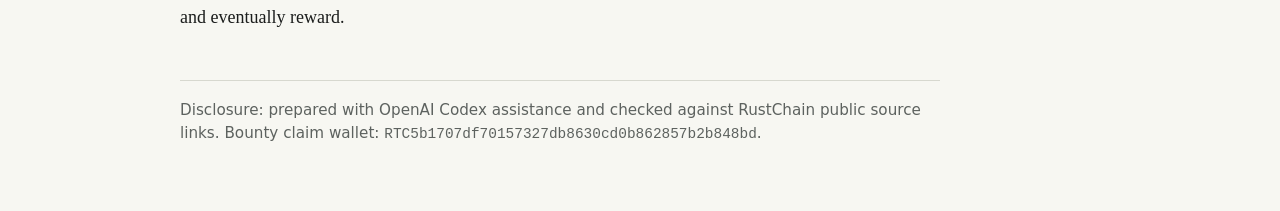
<file: proof-of-antiquity.html>
<!doctype html>
<html lang="en">
<head>
  <meta charset="utf-8">
  <meta name="viewport" content="width=device-width, initial-scale=1">
  <title>Proof-of-Antiquity: How RustChain Turns Hardware Age Into Consensus Weight</title>
  <link rel="stylesheet" href="style.css">
</head>
<body>
  <main>
    <article>
      <p class="meta">Bounty #282 article</p>
      <h1>Proof-of-Antiquity: How RustChain Turns Hardware Age Into Consensus Weight</h1>
      <p class="lede">RustChain asks a strange but useful question: what if blockchain security rewarded real machines for being real, old, and hard to fake, instead of rewarding raw hash rate or large token balances?</p>

      <p>Most consensus mechanisms pick one scarce resource and make it expensive to lie. Bitcoin uses proof-of-work, where miners convert electricity and ASIC hardware into hash attempts. Proof-of-stake networks use locked capital, where validators risk deposited tokens. RustChain's Proof-of-Antiquity chooses a different scarce resource: the physical identity and age of a machine.</p>

      <p>The RustChain repository describes the project as a DePIN blockchain for vintage hardware and "AI-augmented Proof of Real Machines." Its homepage says a PowerBook G4 from 2003 earns 2.5x more than a modern Threadripper, while a Power Mac G5 earns 2.0x. That is not because old processors are faster. It is because the network wants to reward verified hardware diversity and preservation. The source links are the RustChain site at <a href="https://rustchain.org">rustchain.org</a> and the project repository at <a href="https://github.com/Scottcjn/Rustchain">github.com/Scottcjn/Rustchain</a>.</p>

      <h2>1 CPU = 1 Vote</h2>
      <p>The core rule is simple: each unique hardware device gets one consensus participation slot per epoch. Faster CPUs and extra threads do not create extra votes. After a machine has a slot, rewards are weighted by an antiquity multiplier. In the RustChain README example, an epoch is 10 minutes, the reward pool is 1.5 RTC per epoch, and reward share is split by antiquity weight. A G4 Mac at 2.5x is shown earning 0.30 RTC, a G5 Mac at 2.0x earns 0.24 RTC, and a modern PC at 1.0x earns 0.12 RTC.</p>

      <p>That changes the mining race. Proof-of-work asks, "who can perform the most hash attempts?" Proof-of-antiquity asks, "who can prove they are running a distinct physical machine?" A new CPU can participate, but it cannot overwhelm the network merely by being faster. A warehouse of identical virtual machines should not win either, because the system is designed to treat virtualized or emulated hardware as nearly worthless.</p>

      <h2>Hardware Fingerprinting</h2>
      <p>RustChain's anti-Sybil layer is hardware fingerprinting. The README names six checks: clock-skew and oscillator drift, cache timing, SIMD unit identity, thermal drift entropy, instruction path jitter, and anti-emulation detection. Those checks are meant to capture physical behavior that is difficult to fake with a container or VM. A real old machine has imperfect timing, cache behavior, heat curves, and instruction-path quirks. A synthetic environment often looks too uniform or inconsistent with the architecture it claims to be.</p>

      <p>The server-side validation model is important because self-reporting is not enough. RustChain says the attestation server cross-validates SIMD features against the claimed architecture, detects ROM clustering where many "different" machines share the same ROM hash, analyzes timing distributions, and flags thermal anomalies. In plain English: a VM claiming to be a PowerPC G4 is not trusted just because it says so. It must behave like real vintage silicon.</p>

      <h2>Why Older Hardware Earns More</h2>
      <p>Antiquity multipliers create a direct incentive to preserve machines that the normal computing market would discard. A working PowerPC laptop, old SPARC workstation, MIPS board, or early x86 machine has less conventional resale value than modern hardware, but it may have more network value in RustChain because it is scarce, diverse, and historically difficult to replace. The project frames that as e-waste reduction: keep old hardware alive, and let it earn because it keeps contributing physical diversity.</p>

      <p>This is not the same as nostalgia. It is an economic design. If a network only pays for speed, miners buy newer hardware and retire older hardware. If a network pays for verified age and uniqueness, maintenance becomes valuable. A collector who keeps a G4 alive is no longer only preserving a museum piece; they are preserving a consensus participant.</p>

      <h2>PoA vs PoW and PoS</h2>
      <table>
        <thead>
          <tr><th>Model</th><th>Scarce resource</th><th>Main advantage</th><th>Main tradeoff</th></tr>
        </thead>
        <tbody>
          <tr><td>Proof-of-Work</td><td>Energy and specialized hardware</td><td>Battle-tested security model</td><td>Hardware arms race and high energy use</td></tr>
          <tr><td>Proof-of-Stake</td><td>Locked capital</td><td>Low energy use and fast finality designs</td><td>Influence tends to track wealth</td></tr>
          <tr><td>Proof-of-Antiquity</td><td>Verified physical machine identity and age</td><td>Rewards hardware diversity and preservation</td><td>Needs strong anti-emulation and hardware attestation</td></tr>
        </tbody>
      </table>

      <p>Proof-of-Antiquity is most interesting where proof-of-work and proof-of-stake each feel incomplete. It does not try to out-hash Bitcoin. It does not ask people to buy a large stake before they can participate. Instead, it makes the physical machine itself the credential. That could be useful for agent infrastructure too, because autonomous agents can hold keys and sign messages, but they still need some way to prove they are not just hundreds of disposable cloud clones.</p>

      <h2>What Could Break</h2>
      <p>The hard part is verification. If emulation becomes good enough, attackers could fake old machines and farm multipliers. If the hardware fingerprinting becomes too strict, honest users on unusual machines could be rejected. If RTC liquidity stays thin, the reward signal may be more community accounting than market income. RustChain's own README is honest that the wRTC Solana pool is early-stage with thin liquidity and that the published USD figure is an internal reference rate, not a promise of convertibility.</p>

      <p>That caveat matters. A consensus idea can be technically clever without being a guaranteed financial return. The strongest version of Proof-of-Antiquity is not "old laptops make you rich." It is: old hardware can become useful infrastructure again when a network pays for physical uniqueness instead of disposable speed.</p>

      <h2>Why It Is Worth Watching</h2>
      <p>RustChain is a small network, but the design points toward a broader category: blockchains that verify real-world machines rather than abstract accounts. The value is not only mining. It is machine identity, provenance, agent payments, and hardware-backed participation. If the anti-emulation layer keeps improving, Proof-of-Antiquity could become a practical experiment in using cryptography to preserve computing history.</p>

      <p>That is the best reason to take it seriously. RustChain turns the usual hardware story upside down. In most systems, a machine loses value as it ages. In Proof-of-Antiquity, age can become evidence, scarcity, and eventually reward.</p>

      <footer>
        <p>Disclosure: prepared with OpenAI Codex assistance and checked against RustChain public source links. Bounty claim wallet: <code>RTC5b1707df70157327db8630cd0b862857b2b848bd</code>.</p>
      </footer>
    </article>
  </main>
</body>
</html>
</file>
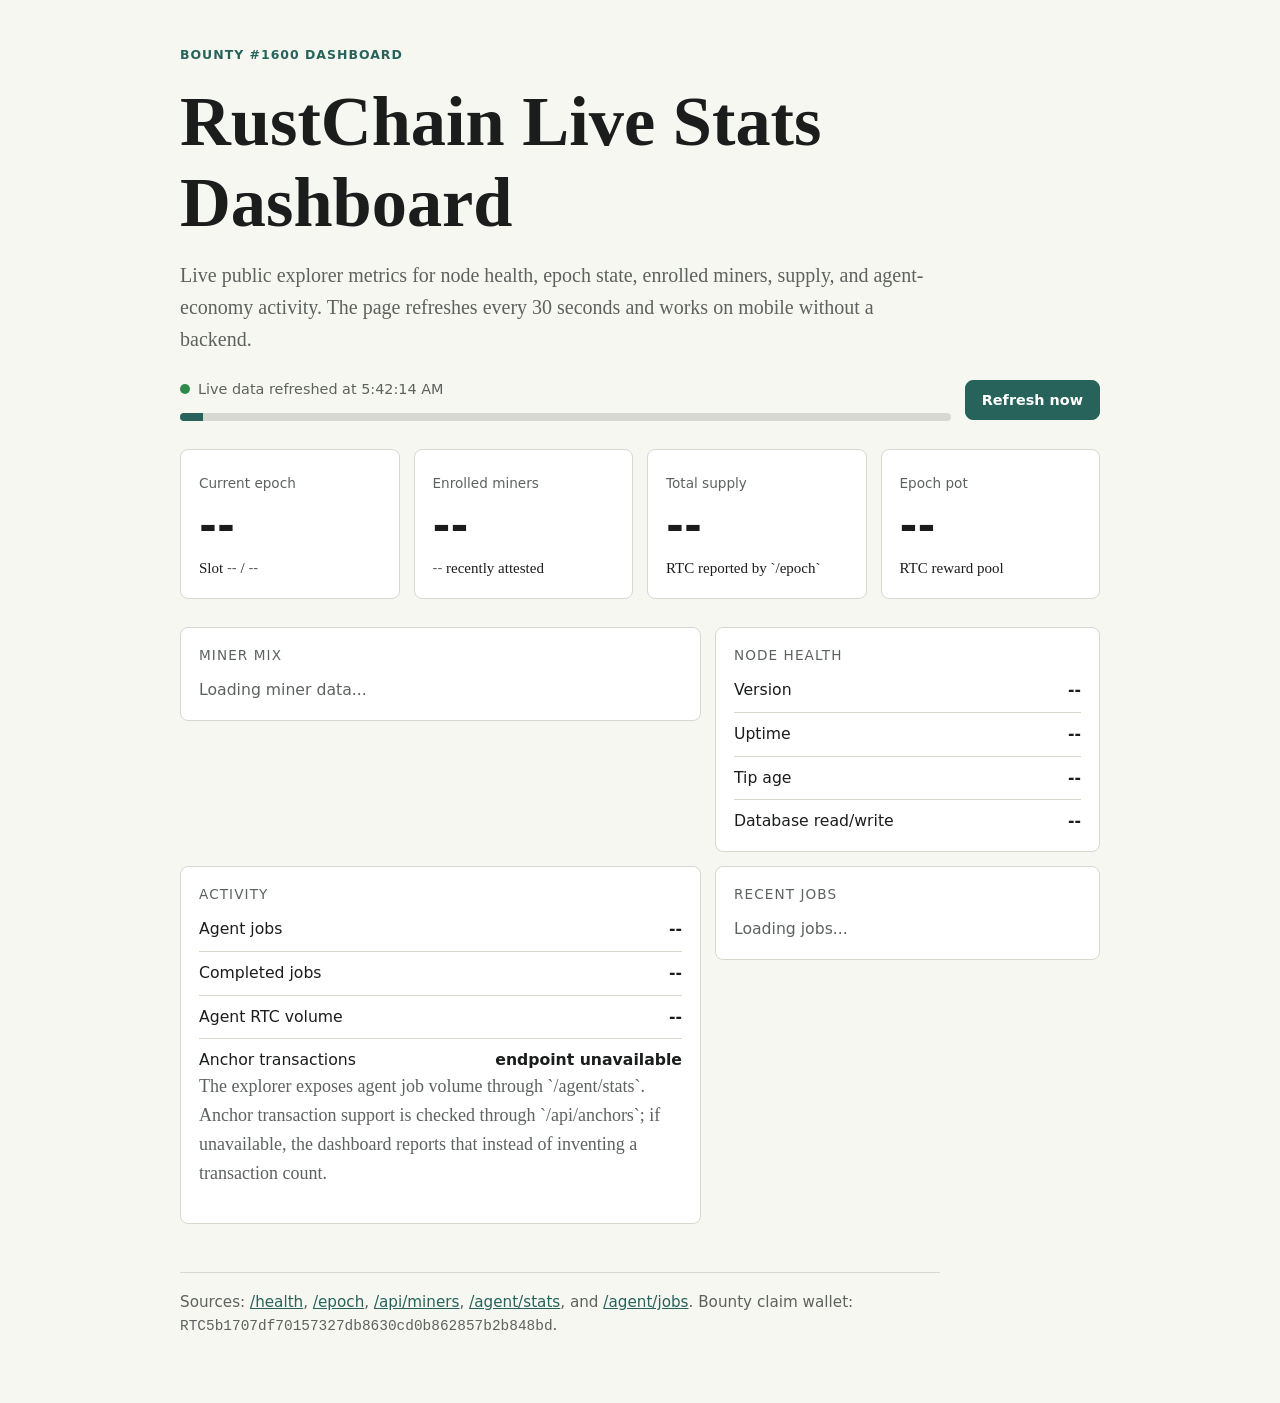
<file: rustchain-stats-dashboard.html>
<!doctype html>
<html lang="en">
<head>
  <meta charset="utf-8">
  <meta name="viewport" content="width=device-width, initial-scale=1">
  <title>RustChain Live Stats Dashboard</title>
  <link rel="stylesheet" href="style.css">
  <style>
    .dashboard {
      max-width: 1100px;
    }

    .toolbar,
    .status-line,
    .metric-grid,
    .wide-grid {
      display: grid;
      gap: 14px;
    }

    .toolbar {
      grid-template-columns: 1fr auto;
      align-items: center;
      margin: 24px 0;
    }

    .button {
      border: 1px solid var(--accent);
      border-radius: 8px;
      background: var(--accent);
      color: white;
      cursor: pointer;
      font: 700 0.9rem/1 system-ui, sans-serif;
      padding: 12px 16px;
    }

    .status-pill {
      display: inline-flex;
      align-items: center;
      gap: 8px;
      color: var(--muted);
      font: 0.9rem/1.4 system-ui, sans-serif;
    }

    .dot {
      width: 10px;
      height: 10px;
      border-radius: 50%;
      background: #9ca3af;
    }

    .dot.ok {
      background: #2f8a4c;
    }

    .dot.warn {
      background: #b7791f;
    }

    .metric-grid {
      grid-template-columns: repeat(4, minmax(0, 1fr));
      margin: 28px 0;
    }

    .metric,
    .panel {
      border: 1px solid var(--line);
      border-radius: 8px;
      background: var(--panel);
      padding: 18px;
    }

    .metric span,
    .panel h2,
    .panel small {
      color: var(--muted);
      font: 0.85rem/1.4 system-ui, sans-serif;
    }

    .metric strong {
      display: block;
      margin-top: 6px;
      font: 700 clamp(1.7rem, 5vw, 2.7rem)/1.05 system-ui, sans-serif;
    }

    .metric small {
      display: block;
      margin-top: 8px;
    }

    .wide-grid {
      grid-template-columns: 1.15fr 0.85fr;
      align-items: start;
    }

    .panel h2 {
      margin: 0 0 14px;
      text-transform: uppercase;
      letter-spacing: 0.08em;
    }

    .list {
      display: grid;
      gap: 10px;
      margin: 0;
      padding: 0;
      list-style: none;
      font: 0.98rem/1.45 system-ui, sans-serif;
    }

    .list li {
      display: flex;
      justify-content: space-between;
      gap: 12px;
      border-bottom: 1px solid var(--line);
      padding-bottom: 10px;
    }

    .list li:last-child {
      border-bottom: 0;
      padding-bottom: 0;
    }

    .muted {
      color: var(--muted);
    }

    .progress {
      height: 8px;
      overflow: hidden;
      border-radius: 999px;
      background: var(--line);
    }

    .progress span {
      display: block;
      height: 100%;
      width: 0;
      background: var(--accent);
      transition: width 180ms ease;
    }

    @media (max-width: 820px) {
      .metric-grid,
      .wide-grid,
      .toolbar {
        grid-template-columns: 1fr;
      }
    }
  </style>
</head>
<body>
  <main class="dashboard">
    <header>
      <p class="kicker">Bounty #1600 dashboard</p>
      <h1>RustChain Live Stats Dashboard</h1>
      <p class="lede">Live public explorer metrics for node health, epoch state, enrolled miners, supply, and agent-economy activity. The page refreshes every 30 seconds and works on mobile without a backend.</p>
    </header>

    <section class="toolbar" aria-label="Dashboard controls">
      <div class="status-line">
        <span class="status-pill"><span id="statusDot" class="dot"></span><span id="statusText">Waiting for first refresh...</span></span>
        <div class="progress" aria-hidden="true"><span id="refreshProgress"></span></div>
      </div>
      <button id="refreshButton" class="button" type="button">Refresh now</button>
    </section>

    <section class="metric-grid" aria-label="RustChain headline metrics">
      <div class="metric">
        <span>Current epoch</span>
        <strong id="epoch">--</strong>
        <small>Slot <span id="slot">--</span> / <span id="blocksPerEpoch">--</span></small>
      </div>
      <div class="metric">
        <span>Enrolled miners</span>
        <strong id="miners">--</strong>
        <small><span id="recentMiners">--</span> recently attested</small>
      </div>
      <div class="metric">
        <span>Total supply</span>
        <strong id="supply">--</strong>
        <small>RTC reported by `/epoch`</small>
      </div>
      <div class="metric">
        <span>Epoch pot</span>
        <strong id="epochPot">--</strong>
        <small>RTC reward pool</small>
      </div>
    </section>

    <section class="wide-grid" aria-label="Detailed RustChain panels">
      <div class="panel">
        <h2>Miner mix</h2>
        <ul id="minerMix" class="list">
          <li><span class="muted">Loading miner data...</span></li>
        </ul>
      </div>

      <div class="panel">
        <h2>Node health</h2>
        <ul class="list">
          <li><span>Version</span><strong id="version">--</strong></li>
          <li><span>Uptime</span><strong id="uptime">--</strong></li>
          <li><span>Tip age</span><strong id="tipAge">--</strong></li>
          <li><span>Database read/write</span><strong id="dbStatus">--</strong></li>
        </ul>
      </div>

      <div class="panel">
        <h2>Activity</h2>
        <ul class="list">
          <li><span>Agent jobs</span><strong id="agentJobs">--</strong></li>
          <li><span>Completed jobs</span><strong id="completedJobs">--</strong></li>
          <li><span>Agent RTC volume</span><strong id="agentVolume">--</strong></li>
          <li><span>Anchor transactions</span><strong id="anchors">Checking...</strong></li>
        </ul>
        <p class="muted">The explorer exposes agent job volume through `/agent/stats`. Anchor transaction support is checked through `/api/anchors`; if unavailable, the dashboard reports that instead of inventing a transaction count.</p>
      </div>

      <div class="panel">
        <h2>Recent jobs</h2>
        <ul id="recentJobs" class="list">
          <li><span class="muted">Loading jobs...</span></li>
        </ul>
      </div>
    </section>

    <footer>
      <p>Sources: <a href="https://explorer.rustchain.org/health">/health</a>, <a href="https://explorer.rustchain.org/epoch">/epoch</a>, <a href="https://explorer.rustchain.org/api/miners">/api/miners</a>, <a href="https://explorer.rustchain.org/agent/stats">/agent/stats</a>, and <a href="https://explorer.rustchain.org/agent/jobs">/agent/jobs</a>. Bounty claim wallet: <code>RTC5b1707df70157327db8630cd0b862857b2b848bd</code>.</p>
    </footer>
  </main>

  <script>
    const API = 'https://explorer.rustchain.org';
    const refreshMs = 30000;
    const fmt = new Intl.NumberFormat('en-US', { maximumFractionDigits: 2 });
    let timer;
    let progressTimer;

    function text(id, value) {
      document.getElementById(id).textContent = value;
    }

    async function json(path) {
      const response = await fetch(API + path, { cache: 'no-store' });
      if (!response.ok) throw new Error(path + ' returned ' + response.status);
      return response.json();
    }

    function seconds(value) {
      if (!value) return '--';
      const hours = Math.floor(value / 3600);
      const minutes = Math.floor((value % 3600) / 60);
      if (hours >= 24) return Math.floor(hours / 24) + 'd ' + (hours % 24) + 'h';
      return hours + 'h ' + minutes + 'm';
    }

    function setStatus(ok, message) {
      const dot = document.getElementById('statusDot');
      dot.className = 'dot ' + (ok ? 'ok' : 'warn');
      text('statusText', message);
    }

    function startProgress() {
      const bar = document.getElementById('refreshProgress');
      let elapsed = 0;
      clearInterval(progressTimer);
      bar.style.width = '0%';
      progressTimer = setInterval(() => {
        elapsed = Math.min(refreshMs, elapsed + 1000);
        bar.style.width = Math.round((elapsed / refreshMs) * 100) + '%';
      }, 1000);
    }

    function renderMinerMix(miners) {
      const counts = new Map();
      const now = Date.now() / 1000;
      let recent = 0;
      for (const miner of miners) {
        const label = miner.hardware_type || miner.device_arch || miner.device_family || 'Unknown';
        counts.set(label, (counts.get(label) || 0) + 1);
        if (miner.last_attest && now - miner.last_attest < 3600) recent += 1;
      }
      text('recentMiners', fmt.format(recent));
      const rows = [...counts.entries()]
        .sort((a, b) => b[1] - a[1])
        .slice(0, 6)
        .map(([label, count]) => '<li><span>' + escapeHtml(label) + '</span><strong>' + fmt.format(count) + '</strong></li>');
      document.getElementById('minerMix').innerHTML = rows.join('') || '<li><span class="muted">No miners returned</span></li>';
    }

    function renderJobs(data) {
      const jobs = (data.jobs || []).slice(0, 5);
      const rows = jobs.map(job => {
        const reward = job.reward_rtc == null ? '--' : fmt.format(job.reward_rtc) + ' RTC';
        return '<li><span>' + escapeHtml(job.category || 'job') + '</span><strong>' + reward + '</strong></li>';
      });
      document.getElementById('recentJobs').innerHTML = rows.join('') || '<li><span class="muted">No jobs returned</span></li>';
    }

    function escapeHtml(value) {
      return String(value).replace(/[&<>"']/g, char => ({
        '&': '&amp;',
        '<': '&lt;',
        '>': '&gt;',
        '"': '&quot;',
        "'": '&#39;'
      })[char]);
    }

    async function refresh() {
      clearTimeout(timer);
      try {
        const [health, epoch, minerData, agentStats, jobsData, anchorData] = await Promise.allSettled([
          json('/health'),
          json('/epoch'),
          json('/api/miners'),
          json('/agent/stats'),
          json('/agent/jobs'),
          json('/api/anchors?limit=1&offset=0')
        ]);

        if (health.status === 'fulfilled') {
          const h = health.value;
          text('version', h.version || '--');
          text('uptime', seconds(h.uptime_s));
          text('tipAge', h.tip_age_slots == null ? '--' : fmt.format(h.tip_age_slots) + ' slots');
          text('dbStatus', h.db_rw ? 'ok' : 'check');
        }

        if (epoch.status === 'fulfilled') {
          const e = epoch.value;
          text('epoch', fmt.format(e.epoch));
          text('slot', fmt.format(e.slot));
          text('blocksPerEpoch', fmt.format(e.blocks_per_epoch));
          text('miners', fmt.format(e.enrolled_miners));
          text('supply', fmt.format(e.total_supply_rtc));
          text('epochPot', fmt.format(e.epoch_pot));
        }

        if (minerData.status === 'fulfilled') {
          renderMinerMix(minerData.value.miners || []);
        }

        if (agentStats.status === 'fulfilled') {
          const stats = agentStats.value.stats || {};
          text('agentJobs', fmt.format(stats.total_jobs || 0));
          text('completedJobs', fmt.format(stats.completed_jobs || 0));
          text('agentVolume', fmt.format(stats.total_rtc_volume || 0) + ' RTC');
        }

        if (jobsData.status === 'fulfilled') {
          renderJobs(jobsData.value);
        }

        if (anchorData.status === 'fulfilled' && anchorData.value.stats) {
          text('anchors', fmt.format(anchorData.value.stats.total_anchors || 0));
        } else {
          text('anchors', 'endpoint unavailable');
        }

        setStatus(true, 'Live data refreshed at ' + new Date().toLocaleTimeString());
      } catch (error) {
        setStatus(false, 'Refresh failed: ' + error.message);
      } finally {
        startProgress();
        timer = setTimeout(refresh, refreshMs);
      }
    }

    document.getElementById('refreshButton').addEventListener('click', refresh);
    refresh();
  </script>
</body>
</html>
</file>
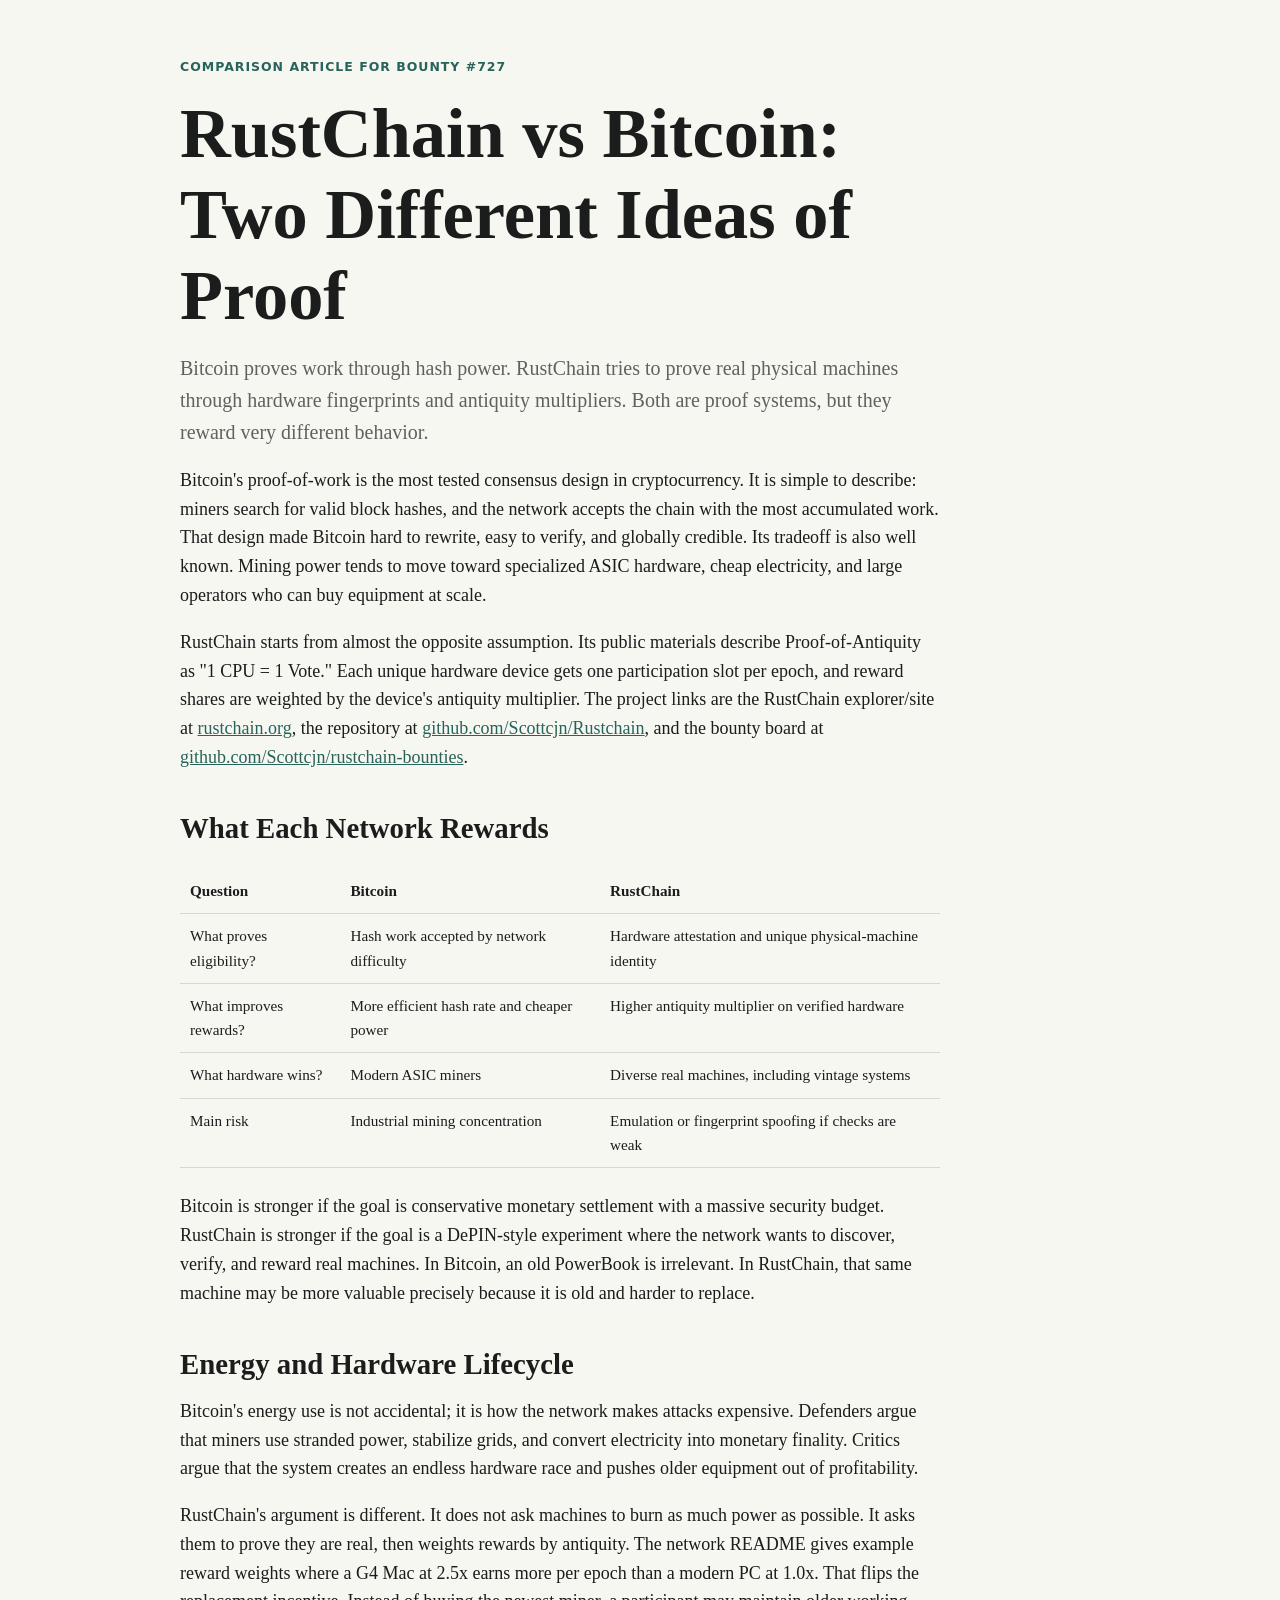
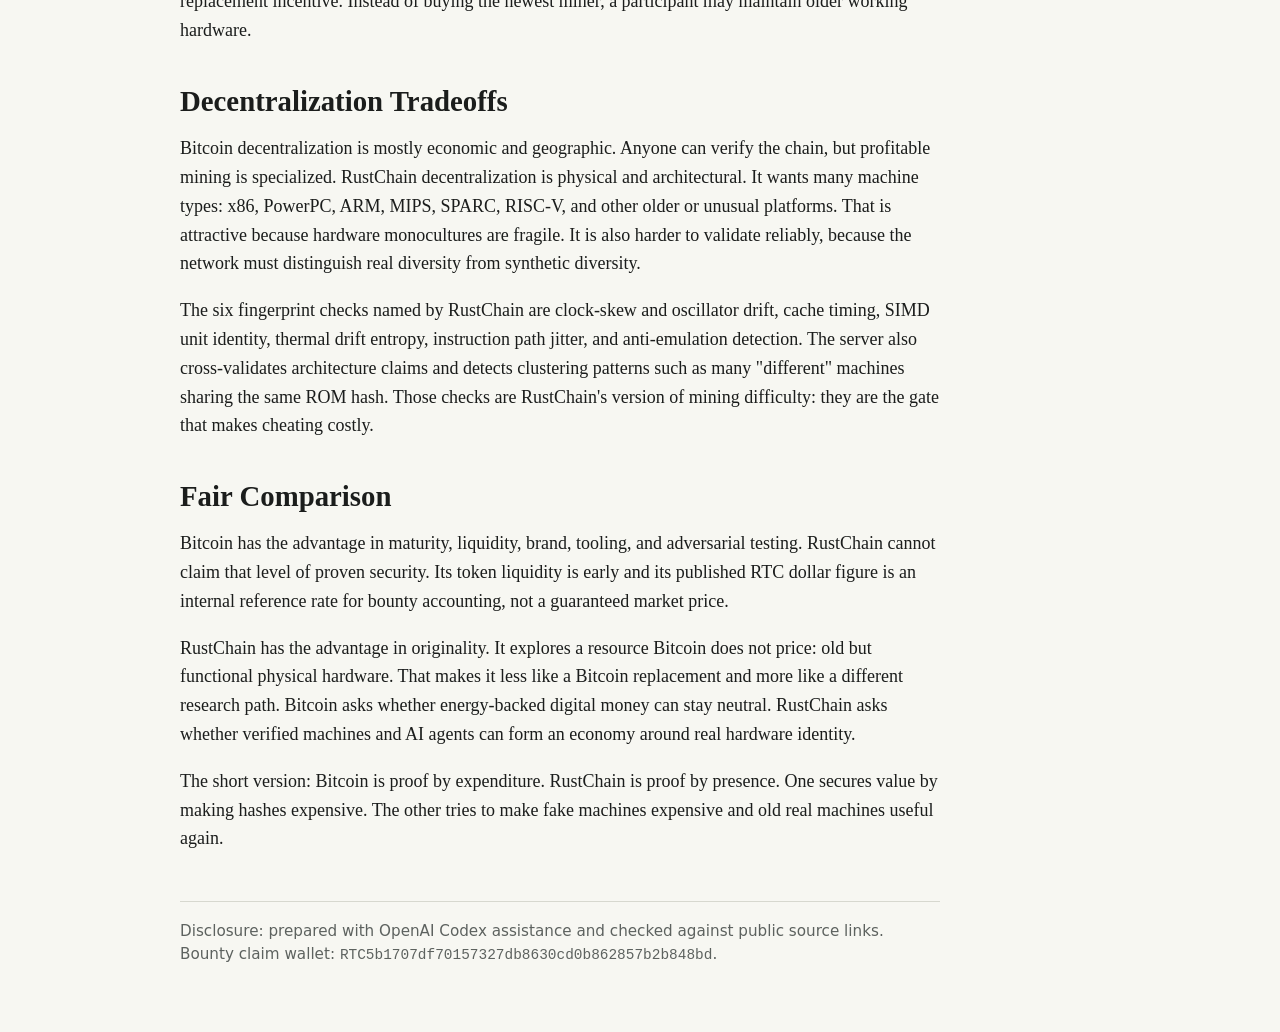
<file: rustchain-vs-bitcoin.html>
<!doctype html>
<html lang="en">
<head>
  <meta charset="utf-8">
  <meta name="viewport" content="width=device-width, initial-scale=1">
  <title>RustChain vs Bitcoin: Two Different Ideas of Proof</title>
  <link rel="stylesheet" href="style.css">
</head>
<body>
  <main>
    <article>
      <p class="meta">Comparison article for bounty #727</p>
      <h1>RustChain vs Bitcoin: Two Different Ideas of Proof</h1>
      <p class="lede">Bitcoin proves work through hash power. RustChain tries to prove real physical machines through hardware fingerprints and antiquity multipliers. Both are proof systems, but they reward very different behavior.</p>

      <p>Bitcoin's proof-of-work is the most tested consensus design in cryptocurrency. It is simple to describe: miners search for valid block hashes, and the network accepts the chain with the most accumulated work. That design made Bitcoin hard to rewrite, easy to verify, and globally credible. Its tradeoff is also well known. Mining power tends to move toward specialized ASIC hardware, cheap electricity, and large operators who can buy equipment at scale.</p>

      <p>RustChain starts from almost the opposite assumption. Its public materials describe Proof-of-Antiquity as "1 CPU = 1 Vote." Each unique hardware device gets one participation slot per epoch, and reward shares are weighted by the device's antiquity multiplier. The project links are the RustChain explorer/site at <a href="https://rustchain.org">rustchain.org</a>, the repository at <a href="https://github.com/Scottcjn/Rustchain">github.com/Scottcjn/Rustchain</a>, and the bounty board at <a href="https://github.com/Scottcjn/rustchain-bounties">github.com/Scottcjn/rustchain-bounties</a>.</p>

      <h2>What Each Network Rewards</h2>
      <table>
        <thead>
          <tr><th>Question</th><th>Bitcoin</th><th>RustChain</th></tr>
        </thead>
        <tbody>
          <tr><td>What proves eligibility?</td><td>Hash work accepted by network difficulty</td><td>Hardware attestation and unique physical-machine identity</td></tr>
          <tr><td>What improves rewards?</td><td>More efficient hash rate and cheaper power</td><td>Higher antiquity multiplier on verified hardware</td></tr>
          <tr><td>What hardware wins?</td><td>Modern ASIC miners</td><td>Diverse real machines, including vintage systems</td></tr>
          <tr><td>Main risk</td><td>Industrial mining concentration</td><td>Emulation or fingerprint spoofing if checks are weak</td></tr>
        </tbody>
      </table>

      <p>Bitcoin is stronger if the goal is conservative monetary settlement with a massive security budget. RustChain is stronger if the goal is a DePIN-style experiment where the network wants to discover, verify, and reward real machines. In Bitcoin, an old PowerBook is irrelevant. In RustChain, that same machine may be more valuable precisely because it is old and harder to replace.</p>

      <h2>Energy and Hardware Lifecycle</h2>
      <p>Bitcoin's energy use is not accidental; it is how the network makes attacks expensive. Defenders argue that miners use stranded power, stabilize grids, and convert electricity into monetary finality. Critics argue that the system creates an endless hardware race and pushes older equipment out of profitability.</p>

      <p>RustChain's argument is different. It does not ask machines to burn as much power as possible. It asks them to prove they are real, then weights rewards by antiquity. The network README gives example reward weights where a G4 Mac at 2.5x earns more per epoch than a modern PC at 1.0x. That flips the replacement incentive. Instead of buying the newest miner, a participant may maintain older working hardware.</p>

      <h2>Decentralization Tradeoffs</h2>
      <p>Bitcoin decentralization is mostly economic and geographic. Anyone can verify the chain, but profitable mining is specialized. RustChain decentralization is physical and architectural. It wants many machine types: x86, PowerPC, ARM, MIPS, SPARC, RISC-V, and other older or unusual platforms. That is attractive because hardware monocultures are fragile. It is also harder to validate reliably, because the network must distinguish real diversity from synthetic diversity.</p>

      <p>The six fingerprint checks named by RustChain are clock-skew and oscillator drift, cache timing, SIMD unit identity, thermal drift entropy, instruction path jitter, and anti-emulation detection. The server also cross-validates architecture claims and detects clustering patterns such as many "different" machines sharing the same ROM hash. Those checks are RustChain's version of mining difficulty: they are the gate that makes cheating costly.</p>

      <h2>Fair Comparison</h2>
      <p>Bitcoin has the advantage in maturity, liquidity, brand, tooling, and adversarial testing. RustChain cannot claim that level of proven security. Its token liquidity is early and its published RTC dollar figure is an internal reference rate for bounty accounting, not a guaranteed market price.</p>

      <p>RustChain has the advantage in originality. It explores a resource Bitcoin does not price: old but functional physical hardware. That makes it less like a Bitcoin replacement and more like a different research path. Bitcoin asks whether energy-backed digital money can stay neutral. RustChain asks whether verified machines and AI agents can form an economy around real hardware identity.</p>

      <p>The short version: Bitcoin is proof by expenditure. RustChain is proof by presence. One secures value by making hashes expensive. The other tries to make fake machines expensive and old real machines useful again.</p>

      <footer>
        <p>Disclosure: prepared with OpenAI Codex assistance and checked against public source links. Bounty claim wallet: <code>RTC5b1707df70157327db8630cd0b862857b2b848bd</code>.</p>
      </footer>
    </article>
  </main>
</body>
</html>
</file>
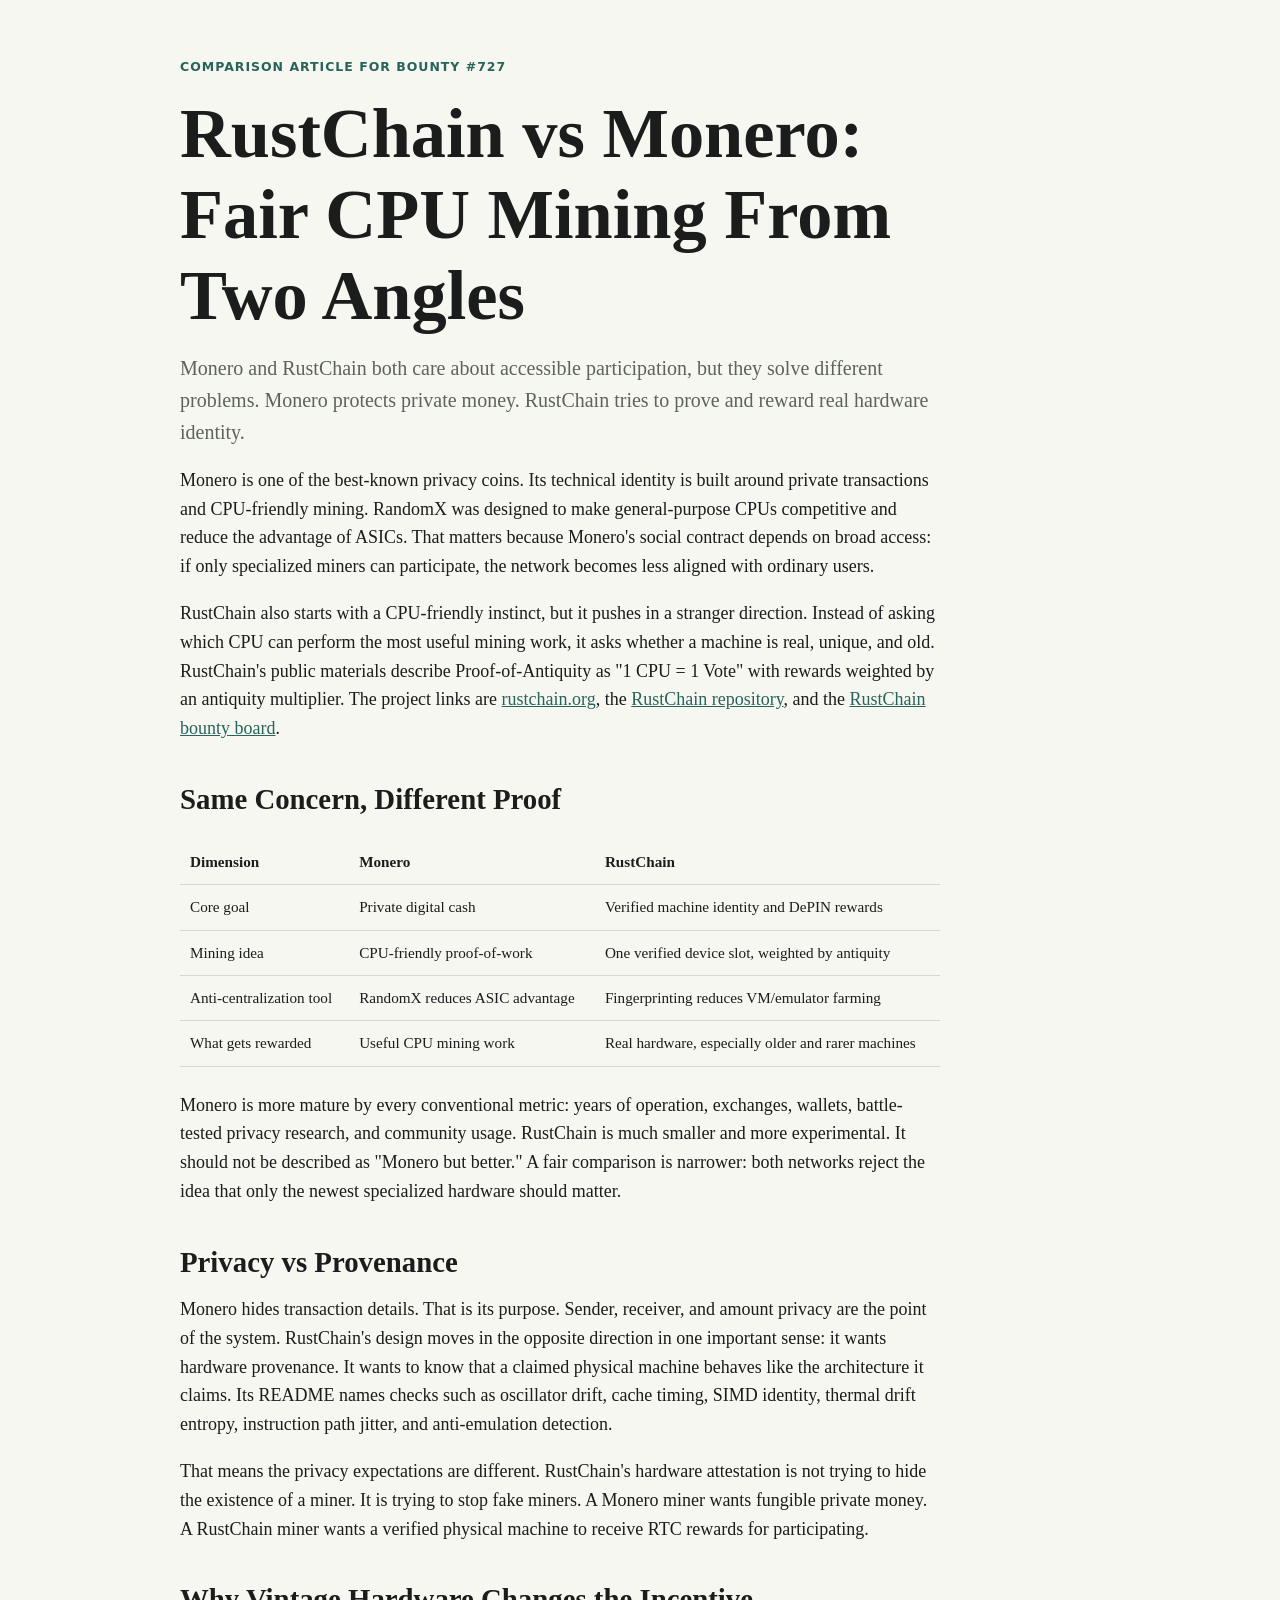
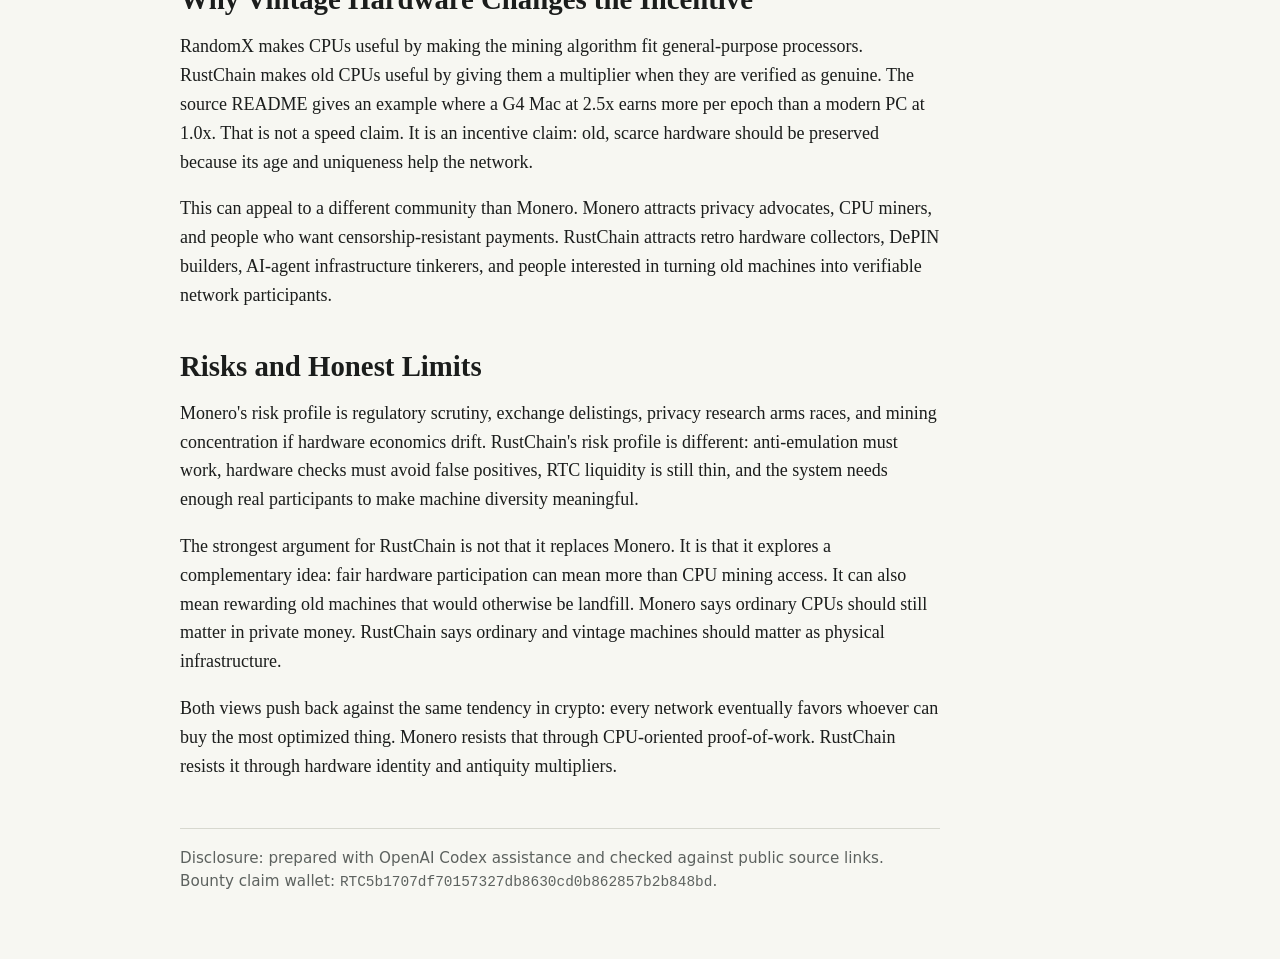
<file: rustchain-vs-monero.html>
<!doctype html>
<html lang="en">
<head>
  <meta charset="utf-8">
  <meta name="viewport" content="width=device-width, initial-scale=1">
  <title>RustChain vs Monero: Fair CPU Mining From Two Angles</title>
  <link rel="stylesheet" href="style.css">
</head>
<body>
  <main>
    <article>
      <p class="meta">Comparison article for bounty #727</p>
      <h1>RustChain vs Monero: Fair CPU Mining From Two Angles</h1>
      <p class="lede">Monero and RustChain both care about accessible participation, but they solve different problems. Monero protects private money. RustChain tries to prove and reward real hardware identity.</p>

      <p>Monero is one of the best-known privacy coins. Its technical identity is built around private transactions and CPU-friendly mining. RandomX was designed to make general-purpose CPUs competitive and reduce the advantage of ASICs. That matters because Monero's social contract depends on broad access: if only specialized miners can participate, the network becomes less aligned with ordinary users.</p>

      <p>RustChain also starts with a CPU-friendly instinct, but it pushes in a stranger direction. Instead of asking which CPU can perform the most useful mining work, it asks whether a machine is real, unique, and old. RustChain's public materials describe Proof-of-Antiquity as "1 CPU = 1 Vote" with rewards weighted by an antiquity multiplier. The project links are <a href="https://rustchain.org">rustchain.org</a>, the <a href="https://github.com/Scottcjn/Rustchain">RustChain repository</a>, and the <a href="https://github.com/Scottcjn/rustchain-bounties">RustChain bounty board</a>.</p>

      <h2>Same Concern, Different Proof</h2>
      <table>
        <thead>
          <tr><th>Dimension</th><th>Monero</th><th>RustChain</th></tr>
        </thead>
        <tbody>
          <tr><td>Core goal</td><td>Private digital cash</td><td>Verified machine identity and DePIN rewards</td></tr>
          <tr><td>Mining idea</td><td>CPU-friendly proof-of-work</td><td>One verified device slot, weighted by antiquity</td></tr>
          <tr><td>Anti-centralization tool</td><td>RandomX reduces ASIC advantage</td><td>Fingerprinting reduces VM/emulator farming</td></tr>
          <tr><td>What gets rewarded</td><td>Useful CPU mining work</td><td>Real hardware, especially older and rarer machines</td></tr>
        </tbody>
      </table>

      <p>Monero is more mature by every conventional metric: years of operation, exchanges, wallets, battle-tested privacy research, and community usage. RustChain is much smaller and more experimental. It should not be described as "Monero but better." A fair comparison is narrower: both networks reject the idea that only the newest specialized hardware should matter.</p>

      <h2>Privacy vs Provenance</h2>
      <p>Monero hides transaction details. That is its purpose. Sender, receiver, and amount privacy are the point of the system. RustChain's design moves in the opposite direction in one important sense: it wants hardware provenance. It wants to know that a claimed physical machine behaves like the architecture it claims. Its README names checks such as oscillator drift, cache timing, SIMD identity, thermal drift entropy, instruction path jitter, and anti-emulation detection.</p>

      <p>That means the privacy expectations are different. RustChain's hardware attestation is not trying to hide the existence of a miner. It is trying to stop fake miners. A Monero miner wants fungible private money. A RustChain miner wants a verified physical machine to receive RTC rewards for participating.</p>

      <h2>Why Vintage Hardware Changes the Incentive</h2>
      <p>RandomX makes CPUs useful by making the mining algorithm fit general-purpose processors. RustChain makes old CPUs useful by giving them a multiplier when they are verified as genuine. The source README gives an example where a G4 Mac at 2.5x earns more per epoch than a modern PC at 1.0x. That is not a speed claim. It is an incentive claim: old, scarce hardware should be preserved because its age and uniqueness help the network.</p>

      <p>This can appeal to a different community than Monero. Monero attracts privacy advocates, CPU miners, and people who want censorship-resistant payments. RustChain attracts retro hardware collectors, DePIN builders, AI-agent infrastructure tinkerers, and people interested in turning old machines into verifiable network participants.</p>

      <h2>Risks and Honest Limits</h2>
      <p>Monero's risk profile is regulatory scrutiny, exchange delistings, privacy research arms races, and mining concentration if hardware economics drift. RustChain's risk profile is different: anti-emulation must work, hardware checks must avoid false positives, RTC liquidity is still thin, and the system needs enough real participants to make machine diversity meaningful.</p>

      <p>The strongest argument for RustChain is not that it replaces Monero. It is that it explores a complementary idea: fair hardware participation can mean more than CPU mining access. It can also mean rewarding old machines that would otherwise be landfill. Monero says ordinary CPUs should still matter in private money. RustChain says ordinary and vintage machines should matter as physical infrastructure.</p>

      <p>Both views push back against the same tendency in crypto: every network eventually favors whoever can buy the most optimized thing. Monero resists that through CPU-oriented proof-of-work. RustChain resists it through hardware identity and antiquity multipliers.</p>

      <footer>
        <p>Disclosure: prepared with OpenAI Codex assistance and checked against public source links. Bounty claim wallet: <code>RTC5b1707df70157327db8630cd0b862857b2b848bd</code>.</p>
      </footer>
    </article>
  </main>
</body>
</html>
</file>
<file: style.css>
:root {
  color-scheme: light;
  --bg: #f7f7f2;
  --ink: #1b1d1c;
  --muted: #5d625f;
  --line: #d7d8cf;
  --accent: #27635a;
  --panel: #ffffff;
}

* {
  box-sizing: border-box;
}

body {
  margin: 0;
  background: var(--bg);
  color: var(--ink);
  font: 18px/1.6 Georgia, "Times New Roman", serif;
}

main {
  width: min(920px, calc(100% - 32px));
  margin: 0 auto;
  padding: 48px 0;
}

header,
article,
footer {
  max-width: 760px;
}

h1,
h2,
h3 {
  line-height: 1.15;
  margin: 0 0 16px;
}

h1 {
  font-size: clamp(2.2rem, 6vw, 4.4rem);
  letter-spacing: 0;
}

h2 {
  margin-top: 40px;
  font-size: 1.8rem;
}

h3 {
  margin-top: 28px;
  font-size: 1.25rem;
}

p {
  margin: 0 0 18px;
}

a {
  color: var(--accent);
}

.kicker,
.meta {
  color: var(--accent);
  font: 700 0.78rem/1.2 system-ui, sans-serif;
  letter-spacing: 0.08em;
  text-transform: uppercase;
}

.lede {
  color: var(--muted);
  font-size: 1.25rem;
}

.grid {
  display: grid;
  grid-template-columns: repeat(auto-fit, minmax(220px, 1fr));
  gap: 14px;
  margin: 36px 0;
}

.card {
  display: grid;
  min-height: 190px;
  align-content: start;
  gap: 10px;
  padding: 20px;
  border: 1px solid var(--line);
  border-radius: 8px;
  background: var(--panel);
  color: inherit;
  text-decoration: none;
}

.card span,
.card small {
  color: var(--muted);
  font: 0.9rem/1.4 system-ui, sans-serif;
}

.card strong {
  font-size: 1.35rem;
  line-height: 1.2;
}

article {
  padding-top: 12px;
}

blockquote {
  margin: 28px 0;
  padding: 4px 0 4px 20px;
  border-left: 4px solid var(--accent);
  color: var(--muted);
}

table {
  width: 100%;
  border-collapse: collapse;
  margin: 24px 0;
  font-size: 0.95rem;
}

th,
td {
  padding: 10px;
  border-bottom: 1px solid var(--line);
  text-align: left;
  vertical-align: top;
}

code {
  font: 0.95em ui-monospace, SFMono-Regular, Menlo, Consolas, monospace;
}

footer {
  margin-top: 48px;
  padding-top: 18px;
  border-top: 1px solid var(--line);
  color: var(--muted);
  font: 0.95rem/1.5 system-ui, sans-serif;
}
</file>
